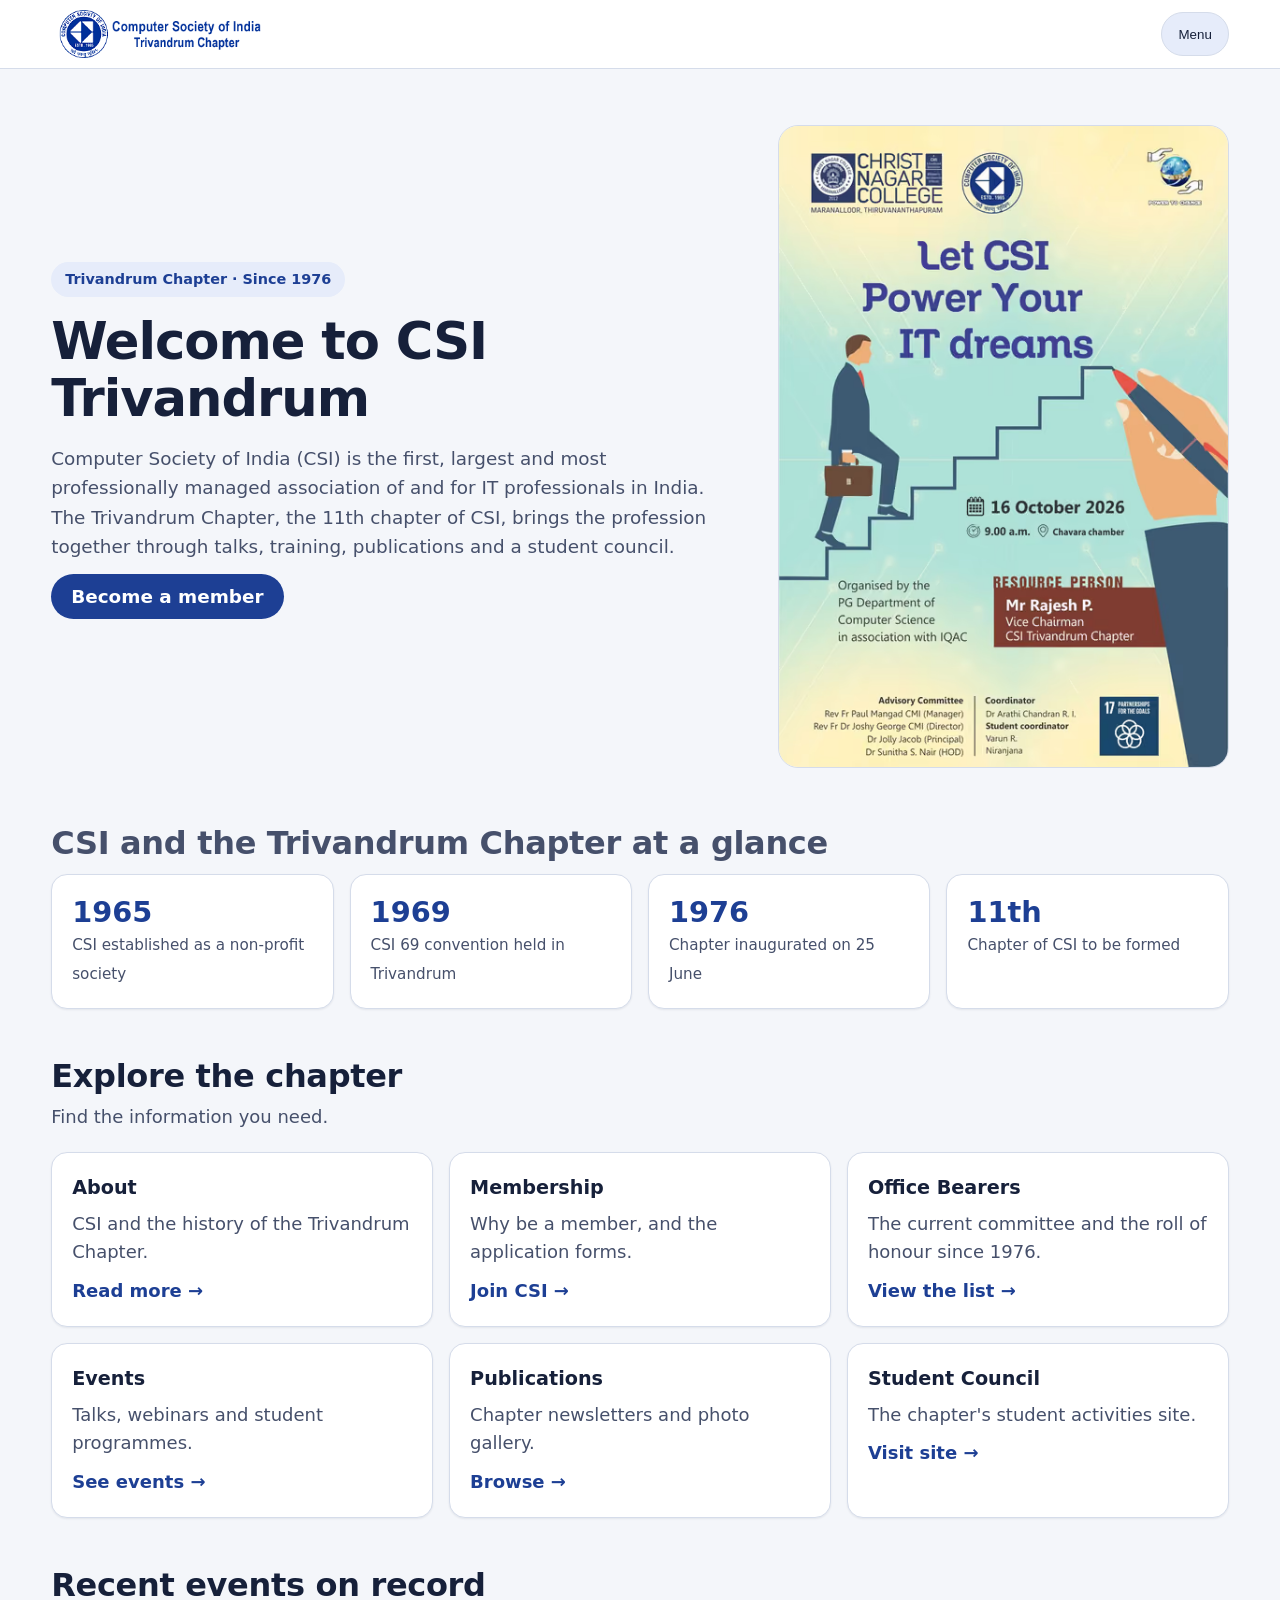
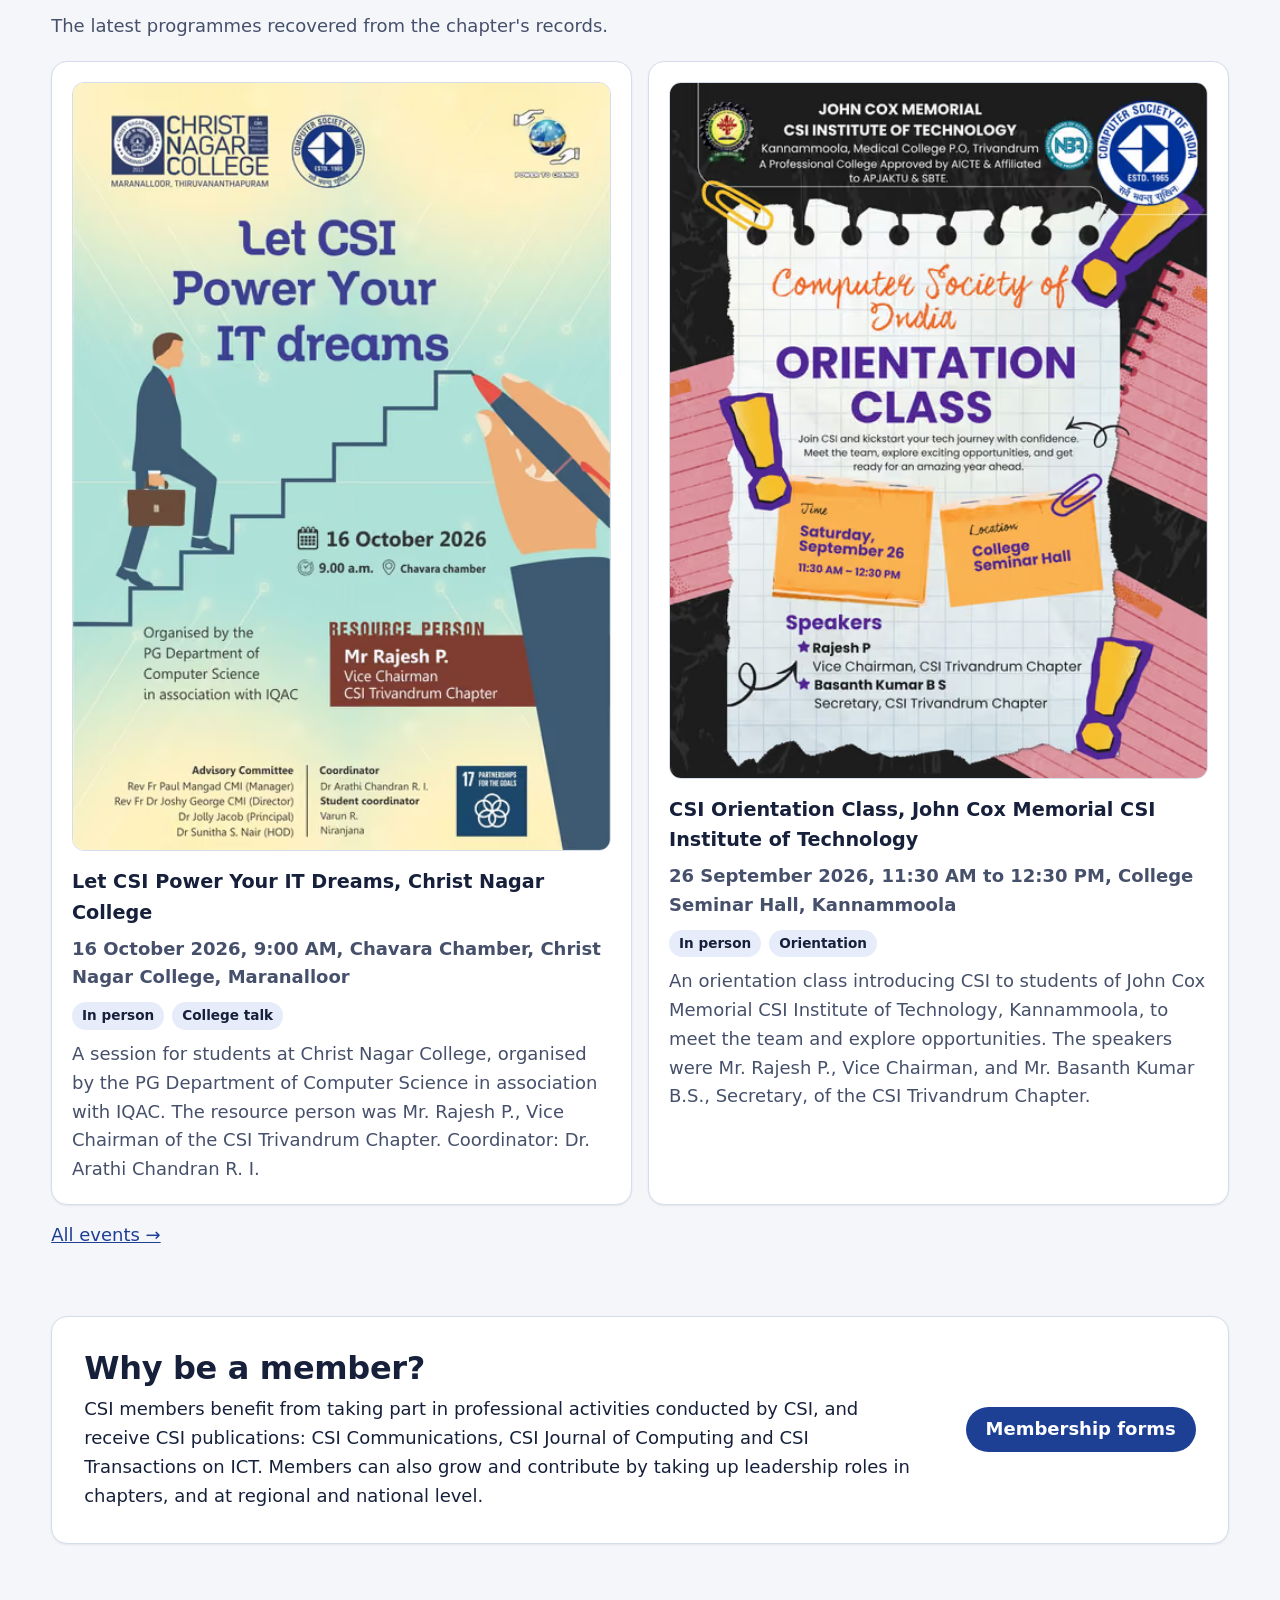
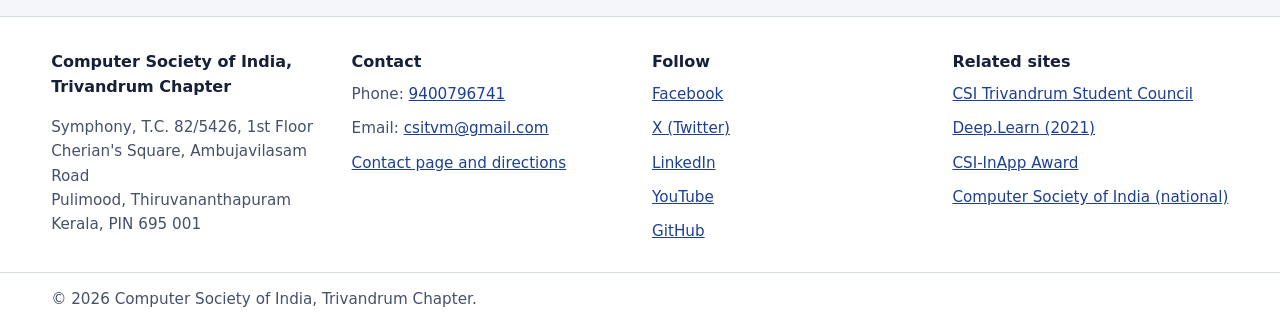
<file: index.html>
<!DOCTYPE html>
<html lang="en" data-theme="light">
<head>
<meta charset="utf-8">
<meta name="viewport" content="width=device-width, initial-scale=1">
<meta http-equiv="Content-Security-Policy" content="default-src 'none'; script-src 'self'; style-src 'self'; img-src 'self' data:; font-src 'self'; connect-src 'none'; object-src 'none'; base-uri 'self'; form-action 'none'">
<meta name="referrer" content="strict-origin-when-cross-origin">
<title>CSI Trivandrum Chapter · Computer Society of India</title>
<meta name="description" content="Computer Society of India, Trivandrum Chapter: the 11th chapter of CSI, bringing IT professionals and students together since 1976.">
<link rel="canonical" href="https://csitvm.in/">
<meta property="og:type" content="website">
<meta property="og:site_name" content="Computer Society of India, Trivandrum Chapter">
<meta property="og:title" content="CSI Trivandrum Chapter · Computer Society of India">
<meta property="og:description" content="Computer Society of India, Trivandrum Chapter: the 11th chapter of CSI, bringing IT professionals and students together since 1976.">
<meta property="og:url" content="https://csitvm.in/">
<meta property="og:image" content="https://csitvm.in/assets/img/csi-trivandrum-logo.png">
<link rel="icon" type="image/png" href="assets/img/favicon.png">
<script src="assets/js/theme-init.js"></script>
<link rel="stylesheet" href="assets/css/site.css">
<!-- Structured data for search engines (a data block, not executed, so the Content-Security-Policy does not apply).
     Keep in step with data/site.js. Add "sameAs" with the social profile URLs once they are confirmed. -->
<script type="application/ld+json">
{
  "@context": "https://schema.org",
  "@type": "Organization",
  "name": "Computer Society of India, Trivandrum Chapter",
  "alternateName": "CSI Trivandrum",
  "url": "https://csitvm.in/",
  "logo": "https://csitvm.in/assets/img/csi-trivandrum-logo.png",
  "foundingDate": "1976-06-25",
  "description": "The Trivandrum Chapter, the 11th chapter of the Computer Society of India, brings IT professionals and students together through talks, training, publications and a student council.",
  "parentOrganization": { "@type": "Organization", "name": "Computer Society of India", "url": "https://www.csi-india.org" },
  "address": {
    "@type": "PostalAddress",
    "streetAddress": "Symphony, T.C. 82/5426, 1st Floor, Cherian's Square, Ambujavilasam Road, Pulimood",
    "addressLocality": "Thiruvananthapuram",
    "addressRegion": "Kerala",
    "postalCode": "695001",
    "addressCountry": "IN"
  },
  "telephone": "+91-9400796741",
  "email": "csitvm@gmail.com"
}
</script>
</head>
<body>
<a class="skip" href="#main">Skip to content</a>
<div id="site-header"><noscript><nav aria-label="Main"><a href="index.html">Home</a> · <a href="about.html">About</a> · <a href="membership.html">Membership</a> · <a href="office-bearers.html">Office Bearers</a> · <a href="events.html">Events</a> · <a href="student-chapters.html">Student Chapters</a> · <a href="publications.html">Publications</a> · <a href="awards.html">Awards</a></nav></noscript></div>
<main id="main">
<div class="wrap hero">
  <div>
    <span class="chip">Trivandrum Chapter · Since 1976</span>
    <h1>Welcome to CSI Trivandrum</h1>
    <p>Computer Society of India (CSI) is the first, largest and most professionally managed association of and for IT professionals in India. The Trivandrum Chapter, the 11th chapter of CSI, brings the profession together through talks, training, publications and a student council.</p>
    <p><a class="btn" href="membership.html">Become a member</a></p>
  </div>
  <figure class="pic"><button type="button" class="zoom" data-zoom data-full="assets/img/christ-1-1042.webp" aria-label="Enlarge flyer: Let CSI Power Your IT Dreams, Christ Nagar College"><picture><source type="image/avif" srcset="assets/img/christ-1-480.avif 480w, assets/img/christ-1-800.avif 800w, assets/img/christ-1-1042.avif 1042w" sizes="(min-width: 860px) 36vw, 92vw"><source type="image/webp" srcset="assets/img/christ-1-480.webp 480w, assets/img/christ-1-800.webp 800w, assets/img/christ-1-1042.webp 1042w" sizes="(min-width: 860px) 36vw, 92vw"><img src="assets/img/christ-1-800.webp" alt="Flyer for the session 'Let CSI Power Your IT Dreams' at Christ Nagar College on 16 October 2026, with Mr. Rajesh P., Vice Chairman, CSI Trivandrum Chapter, as resource person." width="1042" height="1490" fetchpriority="high" decoding="async"></picture></button></figure>
</div>

<section class="wrap" aria-labelledby="h-facts">
  <h2 id="h-facts" class="lead mb-12">CSI and the Trivandrum Chapter at a glance</h2>
  <ul class="stats">
    <li><b>1965</b><span>CSI established as a non-profit society</span></li>
    <li><b>1969</b><span>CSI 69 convention held in Trivandrum</span></li>
    <li><b>1976</b><span>Chapter inaugurated on 25 June</span></li>
    <li><b>11th</b><span>Chapter of CSI to be formed</span></li>
  </ul>
</section>

<section class="wrap" aria-labelledby="h-explore">
  <h2 id="h-explore">Explore the chapter</h2>
  <p class="lead">Find the information you need.</p>
  <div class="grid">
    <a class="card link" href="about.html"><h3>About</h3><p>CSI and the history of the Trivandrum Chapter.</p><span class="go">Read more →</span></a>
    <a class="card link" href="membership.html"><h3>Membership</h3><p>Why be a member, and the application forms.</p><span class="go">Join CSI →</span></a>
    <a class="card link" href="office-bearers.html"><h3>Office Bearers</h3><p>The current committee and the roll of honour since 1976.</p><span class="go">View the list →</span></a>
    <a class="card link" href="events.html"><h3>Events</h3><p>Talks, webinars and student programmes.</p><span class="go">See events →</span></a>
    <a class="card link" href="publications.html"><h3>Publications</h3><p>Chapter newsletters and photo gallery.</p><span class="go">Browse →</span></a>
    <a class="card link" href="https://student.csitvm.in/" target="_blank" rel="noopener noreferrer"><h3>Student Council</h3><p>The chapter's student activities site.</p><span class="go">Visit site →</span></a>
  </div>
</section>

<section class="wrap" aria-labelledby="h-recent">
  <h2 id="h-recent">Recent events on record</h2>
  <p class="lead">The latest programmes recovered from the chapter's records.</p>
  <div data-render="events" data-limit="2"></div>
  <p class="mt-16"><a href="events.html">All events →</a></p>
</section>

<section class="wrap" aria-labelledby="h-member">
  <div class="card banner">
    <div>
      <h2 id="h-member">Why be a member?</h2>
      <p>CSI members benefit from taking part in professional activities conducted by CSI, and receive CSI publications: CSI Communications, CSI Journal of Computing and CSI Transactions on ICT. Members can also grow and contribute by taking up leadership roles in chapters, and at regional and national level.</p>
    </div>
    <a class="btn" href="membership.html">Membership forms</a>
  </div>
</section>
</main>
<div id="site-footer"></div>
<script src="data/site.js"></script>
<script src="data/content.js"></script>
<script src="assets/js/site.js"></script>
</body>
</html>
</file>
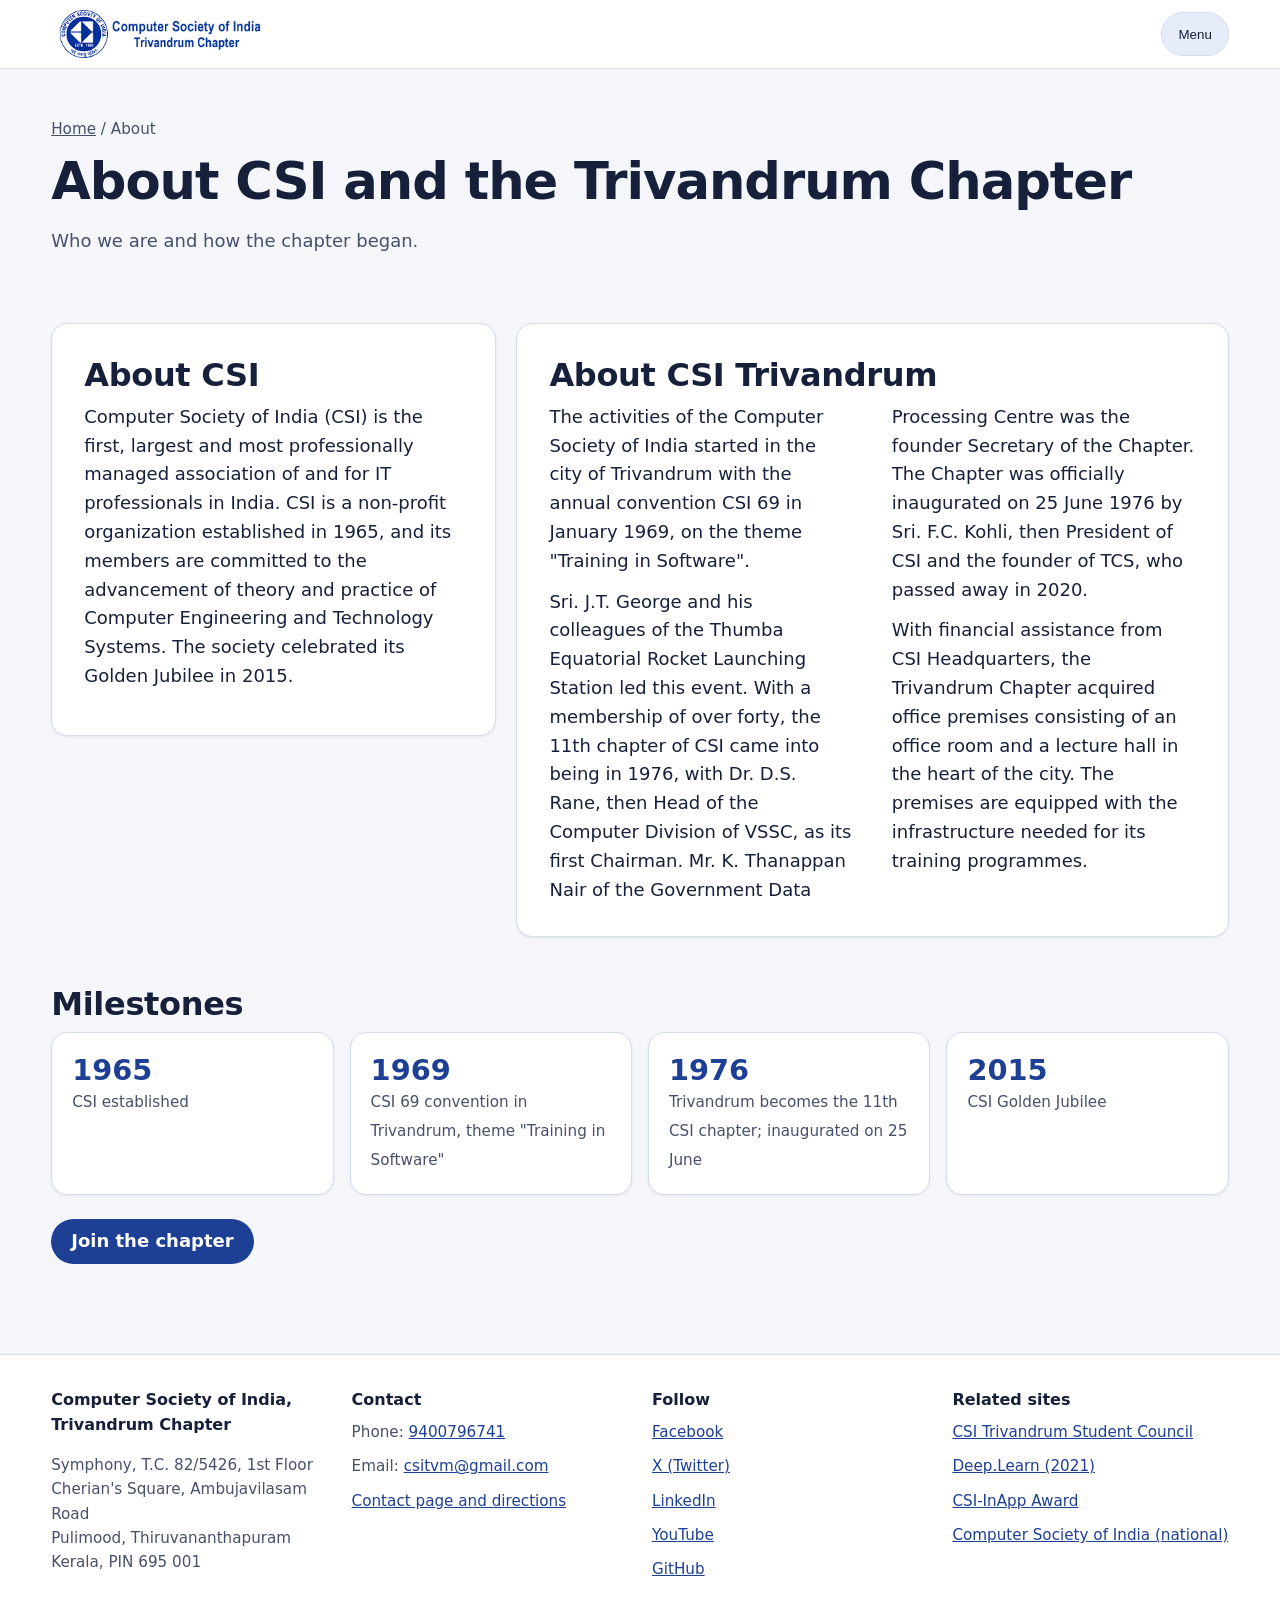
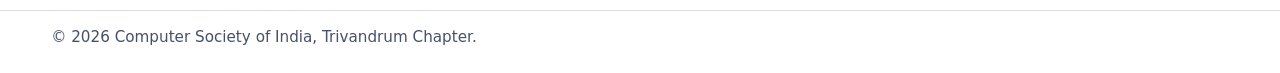
<file: about.html>
<!DOCTYPE html>
<html lang="en" data-theme="light">
<head>
<meta charset="utf-8">
<meta name="viewport" content="width=device-width, initial-scale=1">
<meta http-equiv="Content-Security-Policy" content="default-src 'none'; script-src 'self'; style-src 'self'; img-src 'self' data:; font-src 'self'; connect-src 'none'; object-src 'none'; base-uri 'self'; form-action 'none'">
<meta name="referrer" content="strict-origin-when-cross-origin">
<title>About · CSI Trivandrum Chapter</title>
<meta name="description" content="About the Computer Society of India and the history of its Trivandrum Chapter, the 11th chapter, inaugurated in 1976.">
<link rel="canonical" href="https://csitvm.in/about.html">
<meta property="og:type" content="website">
<meta property="og:site_name" content="Computer Society of India, Trivandrum Chapter">
<meta property="og:title" content="About · CSI Trivandrum Chapter">
<meta property="og:description" content="About the Computer Society of India and the history of its Trivandrum Chapter, the 11th chapter, inaugurated in 1976.">
<meta property="og:url" content="https://csitvm.in/about.html">
<meta property="og:image" content="https://csitvm.in/assets/img/csi-trivandrum-logo.png">
<link rel="icon" type="image/png" href="assets/img/favicon.png">
<script src="assets/js/theme-init.js"></script>
<link rel="stylesheet" href="assets/css/site.css">
</head>
<body>
<a class="skip" href="#main">Skip to content</a>
<div id="site-header"><noscript><nav aria-label="Main"><a href="index.html">Home</a> · <a href="about.html">About</a> · <a href="membership.html">Membership</a> · <a href="office-bearers.html">Office Bearers</a> · <a href="events.html">Events</a> · <a href="student-chapters.html">Student Chapters</a> · <a href="publications.html">Publications</a> · <a href="awards.html">Awards</a></nav></noscript></div>
<main id="main">
<div class="wrap page-head"><p class="crumbs"><a href="index.html">Home</a> / About</p><h1>About CSI and the Trivandrum Chapter</h1><p class="lead wide">Who we are and how the chapter began.</p></div>
<section class="wrap" aria-labelledby="h-csi">
  <div class="split">
    <div class="card">
      <h2 id="h-csi">About CSI</h2>
      <p>Computer Society of India (CSI) is the first, largest and most professionally managed association of and for IT professionals in India. CSI is a non-profit organization established in 1965, and its members are committed to the advancement of theory and practice of Computer Engineering and Technology Systems. The society celebrated its Golden Jubilee in 2015.</p>
    </div>
    <div class="card" aria-labelledby="h-tvm">
      <h2 id="h-tvm">About CSI Trivandrum</h2>
      <div class="flow">
        <p>The activities of the Computer Society of India started in the city of Trivandrum with the annual convention CSI 69 in January 1969, on the theme "Training in Software".</p>
        <p>Sri. J.T. George and his colleagues of the Thumba Equatorial Rocket Launching Station led this event. With a membership of over forty, the 11th chapter of CSI came into being in 1976, with Dr. D.S. Rane, then Head of the Computer Division of VSSC, as its first Chairman. Mr. K. Thanappan Nair of the Government Data Processing Centre was the founder Secretary of the Chapter. The Chapter was officially inaugurated on 25 June 1976 by Sri. F.C. Kohli, then President of CSI and the founder of TCS, who passed away in 2020.</p>
        <p>With financial assistance from CSI Headquarters, the Trivandrum Chapter acquired office premises consisting of an office room and a lecture hall in the heart of the city. The premises are equipped with the infrastructure needed for its training programmes.</p>
      </div>
    </div>
  </div>
</section>
<section class="wrap" aria-labelledby="h-time">
  <h2 id="h-time">Milestones</h2>
  <ul class="stats">
    <li><b>1965</b><span>CSI established</span></li>
    <li><b>1969</b><span>CSI 69 convention in Trivandrum, theme "Training in Software"</span></li>
    <li><b>1976</b><span>Trivandrum becomes the 11th CSI chapter; inaugurated on 25 June</span></li>
    <li><b>2015</b><span>CSI Golden Jubilee</span></li>
  </ul>
  <p class="mt-24"><a class="btn" href="membership.html">Join the chapter</a></p>
</section>
</main>
<div id="site-footer"></div>
<script src="data/site.js"></script>

<script src="assets/js/site.js"></script>
</body>
</html>
</file>
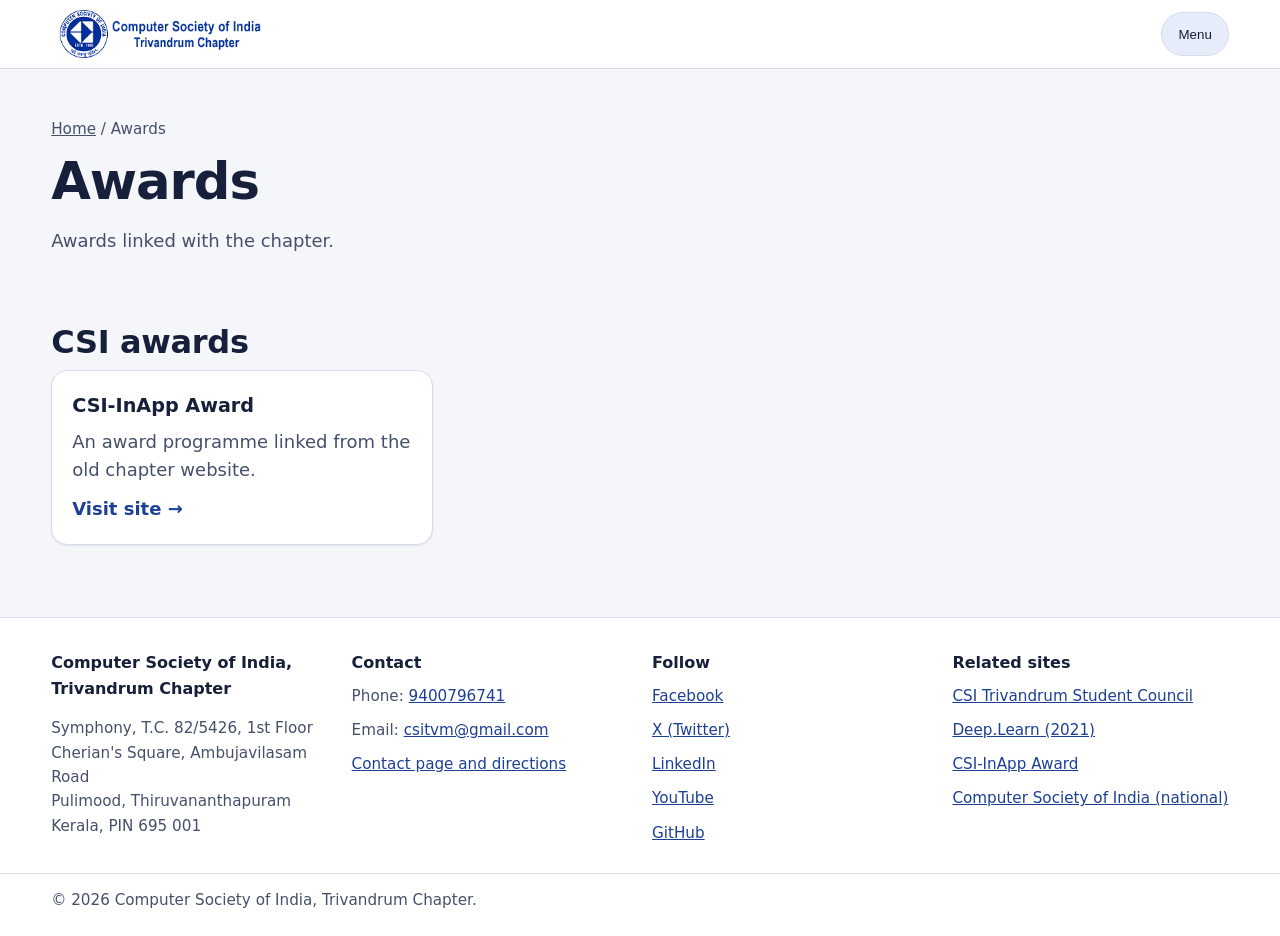
<file: awards.html>
<!DOCTYPE html>
<html lang="en" data-theme="light">
<head>
<meta charset="utf-8">
<meta name="viewport" content="width=device-width, initial-scale=1">
<meta http-equiv="Content-Security-Policy" content="default-src 'none'; script-src 'self'; style-src 'self'; img-src 'self' data:; font-src 'self'; connect-src 'none'; object-src 'none'; base-uri 'self'; form-action 'none'">
<meta name="referrer" content="strict-origin-when-cross-origin">
<title>Awards · CSI Trivandrum Chapter</title>
<meta name="description" content="Awards linked with the CSI Trivandrum Chapter, including the CSI-InApp Award.">
<link rel="canonical" href="https://csitvm.in/awards.html">
<meta property="og:type" content="website">
<meta property="og:site_name" content="Computer Society of India, Trivandrum Chapter">
<meta property="og:title" content="Awards · CSI Trivandrum Chapter">
<meta property="og:description" content="Awards linked with the CSI Trivandrum Chapter, including the CSI-InApp Award.">
<meta property="og:url" content="https://csitvm.in/awards.html">
<meta property="og:image" content="https://csitvm.in/assets/img/csi-trivandrum-logo.png">
<link rel="icon" type="image/png" href="assets/img/favicon.png">
<script src="assets/js/theme-init.js"></script>
<link rel="stylesheet" href="assets/css/site.css">
</head>
<body>
<a class="skip" href="#main">Skip to content</a>
<div id="site-header"><noscript><nav aria-label="Main"><a href="index.html">Home</a> · <a href="about.html">About</a> · <a href="membership.html">Membership</a> · <a href="office-bearers.html">Office Bearers</a> · <a href="events.html">Events</a> · <a href="student-chapters.html">Student Chapters</a> · <a href="publications.html">Publications</a> · <a href="awards.html">Awards</a></nav></noscript></div>
<main id="main">
<div class="wrap page-head"><p class="crumbs"><a href="index.html">Home</a> / Awards</p><h1>Awards</h1><p class="lead">Awards linked with the chapter.</p></div><section class="wrap" aria-labelledby="h-aw">
  <h2 id="h-aw">CSI awards</h2>
  <div data-render="awards"></div>
</section>
</main>
<div id="site-footer"></div>
<script src="data/site.js"></script>
<script src="data/content.js"></script>
<script src="assets/js/site.js"></script>
</body>
</html>
</file>
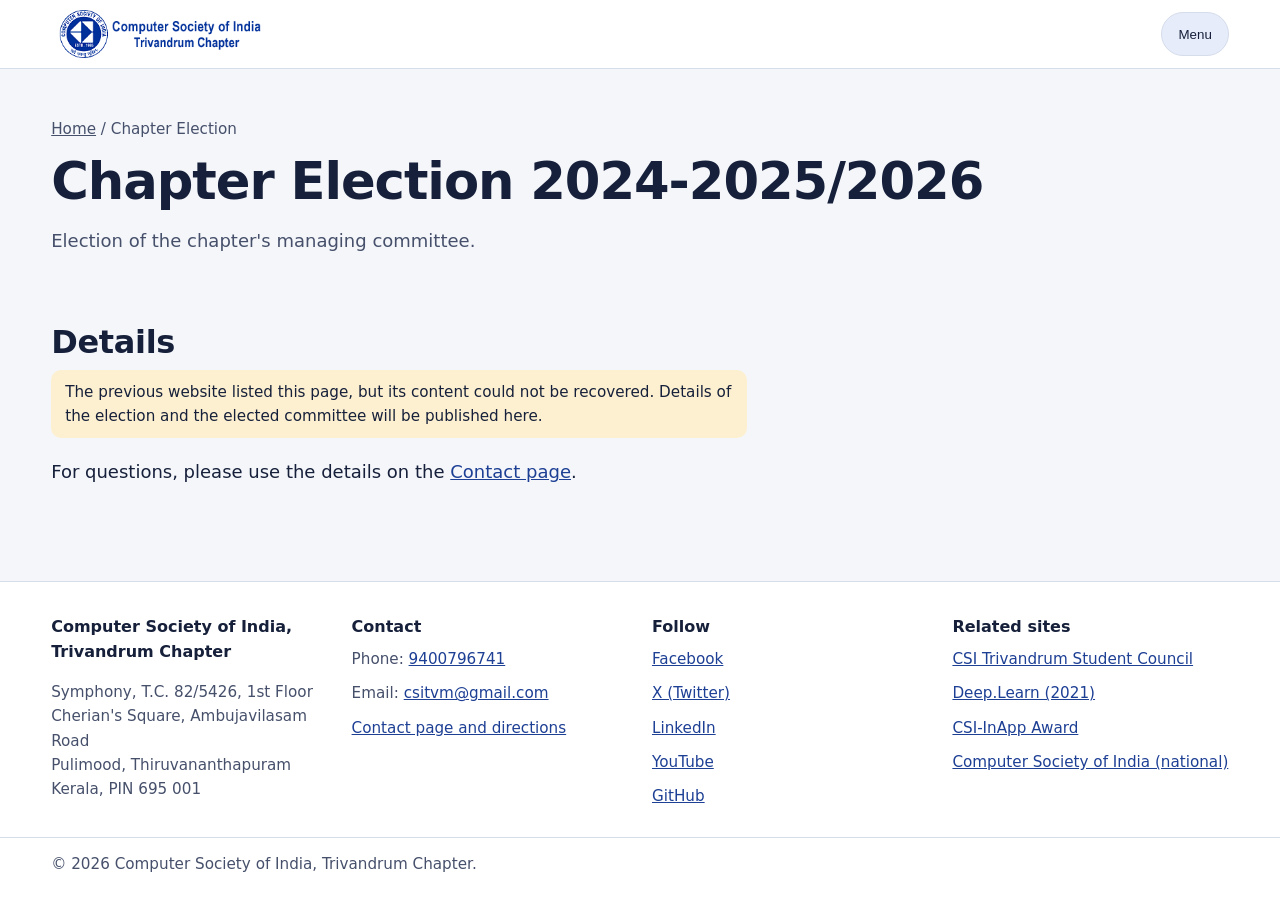
<file: chapter-election.html>
<!DOCTYPE html>
<html lang="en" data-theme="light">
<head>
<meta charset="utf-8">
<meta name="viewport" content="width=device-width, initial-scale=1">
<meta http-equiv="Content-Security-Policy" content="default-src 'none'; script-src 'self'; style-src 'self'; img-src 'self' data:; font-src 'self'; connect-src 'none'; object-src 'none'; base-uri 'self'; form-action 'none'">
<meta name="referrer" content="strict-origin-when-cross-origin">
<title>Chapter Election 2024-2025/2026 · CSI Trivandrum Chapter</title>
<meta name="description" content="Chapter election 2024-2025/2026 of the CSI Trivandrum Chapter.">
<link rel="canonical" href="https://csitvm.in/chapter-election.html">
<meta property="og:type" content="website">
<meta property="og:site_name" content="Computer Society of India, Trivandrum Chapter">
<meta property="og:title" content="Chapter Election 2024-2025/2026 · CSI Trivandrum Chapter">
<meta property="og:description" content="Chapter election 2024-2025/2026 of the CSI Trivandrum Chapter.">
<meta property="og:url" content="https://csitvm.in/chapter-election.html">
<meta property="og:image" content="https://csitvm.in/assets/img/csi-trivandrum-logo.png">
<link rel="icon" type="image/png" href="assets/img/favicon.png">
<script src="assets/js/theme-init.js"></script>
<link rel="stylesheet" href="assets/css/site.css">
</head>
<body>
<a class="skip" href="#main">Skip to content</a>
<div id="site-header"><noscript><nav aria-label="Main"><a href="index.html">Home</a> · <a href="about.html">About</a> · <a href="membership.html">Membership</a> · <a href="office-bearers.html">Office Bearers</a> · <a href="events.html">Events</a> · <a href="student-chapters.html">Student Chapters</a> · <a href="publications.html">Publications</a> · <a href="awards.html">Awards</a></nav></noscript></div>
<main id="main">
<div class="wrap page-head"><p class="crumbs"><a href="index.html">Home</a> / Chapter Election</p><h1>Chapter Election 2024-2025/2026</h1><p class="lead">Election of the chapter's managing committee.</p></div><section class="wrap" aria-labelledby="h-ce">
  <h2 id="h-ce">Details</h2>
  <p class="note">The previous website listed this page, but its content could not be recovered. Details of the election and the elected committee will be published here.</p>
  <p class="prose">For questions, please use the details on the <a href="contact.html">Contact page</a>.</p>
</section>
</main>
<div id="site-footer"></div>
<script src="data/site.js"></script>

<script src="assets/js/site.js"></script>
</body>
</html>
</file>
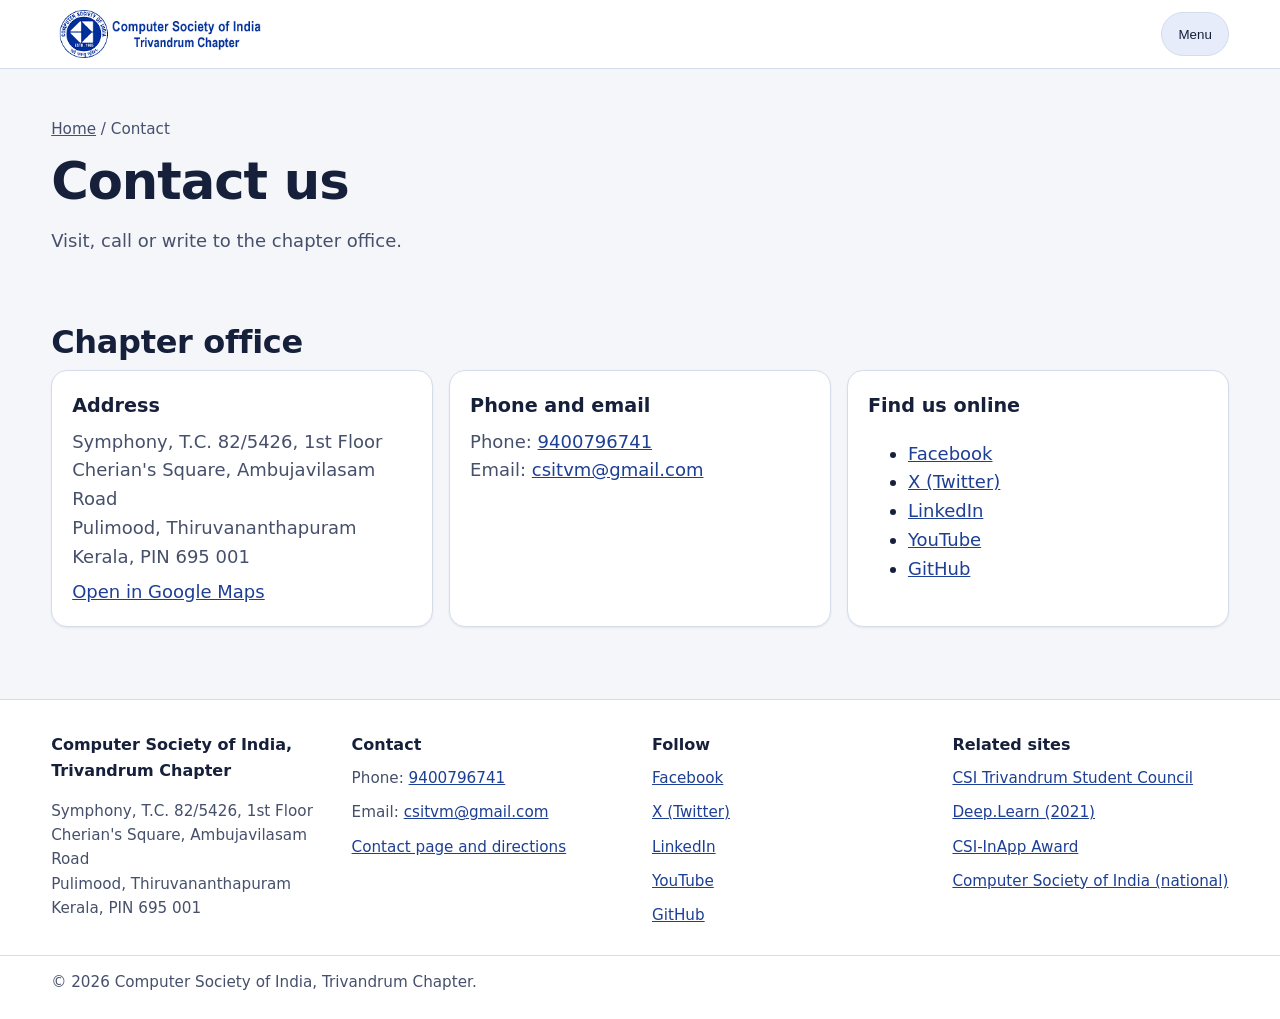
<file: contact.html>
<!DOCTYPE html>
<html lang="en" data-theme="light">
<head>
<meta charset="utf-8">
<meta name="viewport" content="width=device-width, initial-scale=1">
<meta http-equiv="Content-Security-Policy" content="default-src 'none'; script-src 'self'; style-src 'self'; img-src 'self' data:; font-src 'self'; connect-src 'none'; object-src 'none'; base-uri 'self'; form-action 'none'">
<meta name="referrer" content="strict-origin-when-cross-origin">
<title>Contact · CSI Trivandrum Chapter</title>
<meta name="description" content="Address, phone and email of the CSI Trivandrum Chapter office in Pulimood, Thiruvananthapuram.">
<link rel="canonical" href="https://csitvm.in/contact.html">
<meta property="og:type" content="website">
<meta property="og:site_name" content="Computer Society of India, Trivandrum Chapter">
<meta property="og:title" content="Contact · CSI Trivandrum Chapter">
<meta property="og:description" content="Address, phone and email of the CSI Trivandrum Chapter office in Pulimood, Thiruvananthapuram.">
<meta property="og:url" content="https://csitvm.in/contact.html">
<meta property="og:image" content="https://csitvm.in/assets/img/csi-trivandrum-logo.png">
<link rel="icon" type="image/png" href="assets/img/favicon.png">
<script src="assets/js/theme-init.js"></script>
<link rel="stylesheet" href="assets/css/site.css">
</head>
<body>
<a class="skip" href="#main">Skip to content</a>
<div id="site-header"><noscript><nav aria-label="Main"><a href="index.html">Home</a> · <a href="about.html">About</a> · <a href="membership.html">Membership</a> · <a href="office-bearers.html">Office Bearers</a> · <a href="events.html">Events</a> · <a href="student-chapters.html">Student Chapters</a> · <a href="publications.html">Publications</a> · <a href="awards.html">Awards</a></nav></noscript></div>
<main id="main">
<div class="wrap page-head"><p class="crumbs"><a href="index.html">Home</a> / Contact</p><h1>Contact us</h1><p class="lead">Visit, call or write to the chapter office.</p></div><section class="wrap" aria-labelledby="h-ct">
  <h2 id="h-ct">Chapter office</h2>
  <div class="grid" data-render="contact"></div>
</section>
</main>
<div id="site-footer"></div>
<script src="data/site.js"></script>
<script src="data/content.js"></script>
<script src="assets/js/site.js"></script>
</body>
</html>
</file>
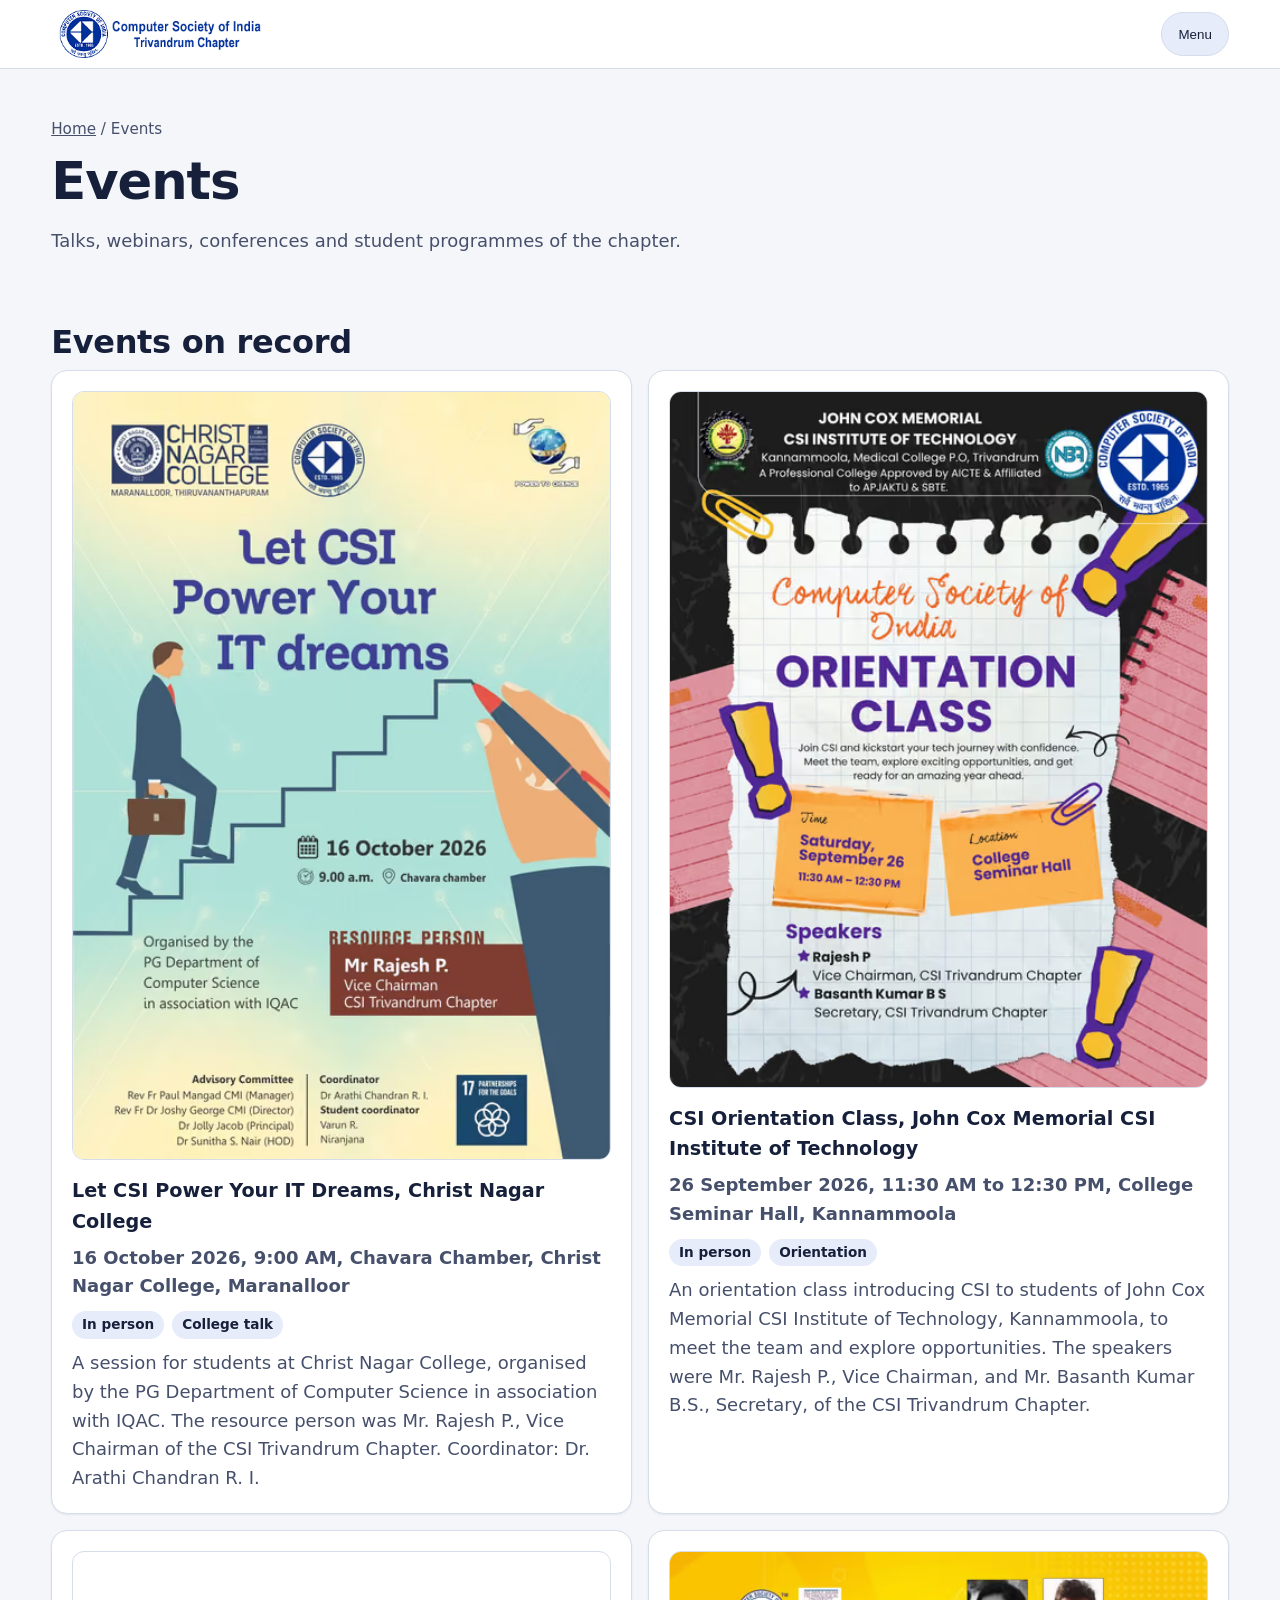
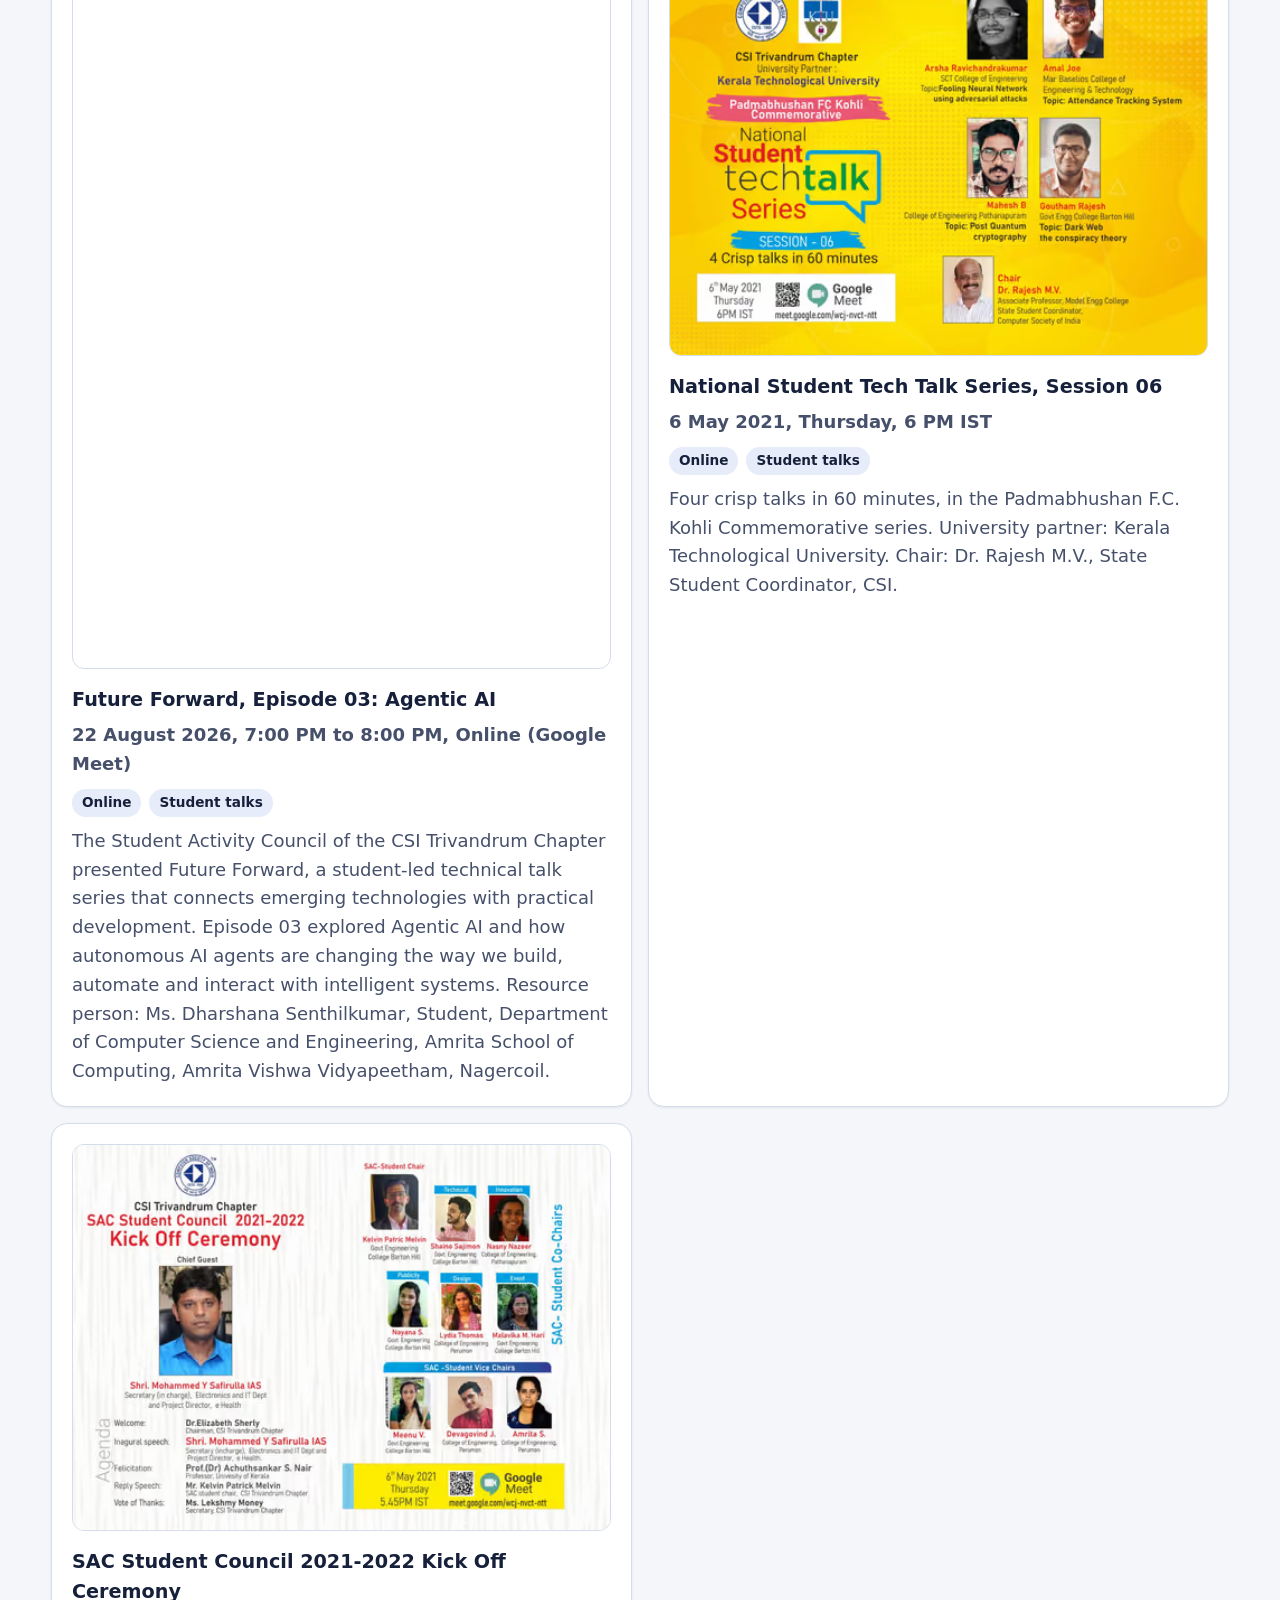
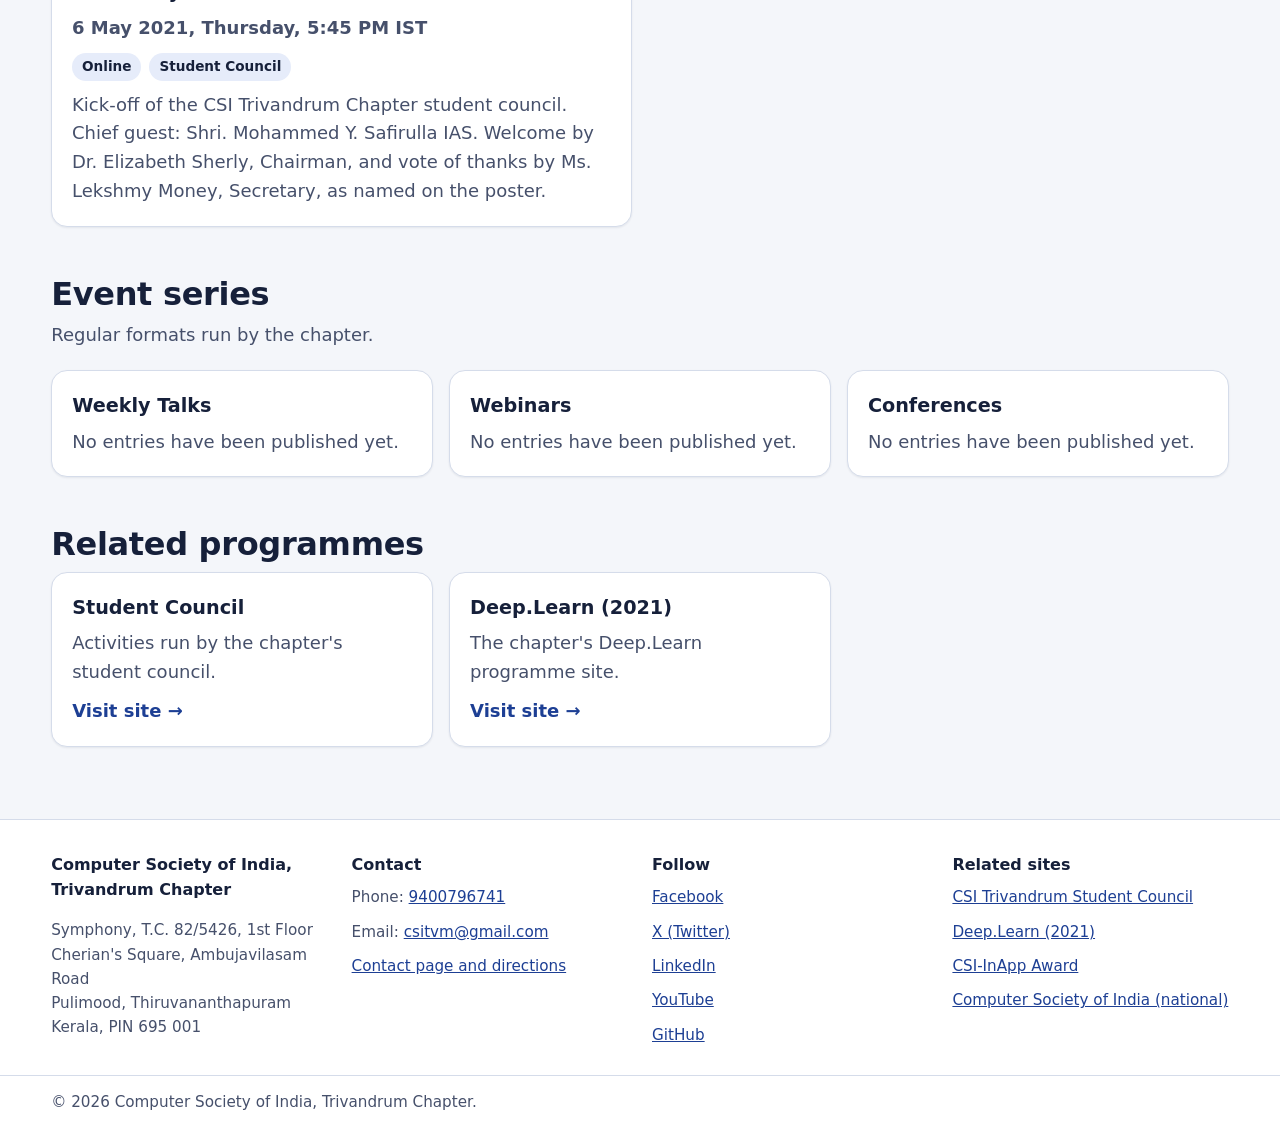
<file: events.html>
<!DOCTYPE html>
<html lang="en" data-theme="light">
<head>
<meta charset="utf-8">
<meta name="viewport" content="width=device-width, initial-scale=1">
<meta http-equiv="Content-Security-Policy" content="default-src 'none'; script-src 'self'; style-src 'self'; img-src 'self' data:; font-src 'self'; connect-src 'none'; object-src 'none'; base-uri 'self'; form-action 'none'">
<meta name="referrer" content="strict-origin-when-cross-origin">
<title>Events · CSI Trivandrum Chapter</title>
<meta name="description" content="Events of the CSI Trivandrum Chapter: student tech talks, student council programmes, webinars and conferences.">
<link rel="canonical" href="https://csitvm.in/events.html">
<meta property="og:type" content="website">
<meta property="og:site_name" content="Computer Society of India, Trivandrum Chapter">
<meta property="og:title" content="Events · CSI Trivandrum Chapter">
<meta property="og:description" content="Events of the CSI Trivandrum Chapter: student tech talks, student council programmes, webinars and conferences.">
<meta property="og:url" content="https://csitvm.in/events.html">
<meta property="og:image" content="https://csitvm.in/assets/img/csi-trivandrum-logo.png">
<link rel="icon" type="image/png" href="assets/img/favicon.png">
<script src="assets/js/theme-init.js"></script>
<link rel="stylesheet" href="assets/css/site.css">
</head>
<body>
<a class="skip" href="#main">Skip to content</a>
<div id="site-header"><noscript><nav aria-label="Main"><a href="index.html">Home</a> · <a href="about.html">About</a> · <a href="membership.html">Membership</a> · <a href="office-bearers.html">Office Bearers</a> · <a href="events.html">Events</a> · <a href="student-chapters.html">Student Chapters</a> · <a href="publications.html">Publications</a> · <a href="awards.html">Awards</a></nav></noscript></div>
<main id="main">
<div class="wrap page-head"><p class="crumbs"><a href="index.html">Home</a> / Events</p><h1>Events</h1><p class="lead">Talks, webinars, conferences and student programmes of the chapter.</p></div><section class="wrap" aria-labelledby="h-past">
  <h2 id="h-past">Events on record</h2>
  <div data-render="events"></div>
</section>
<section class="wrap" aria-labelledby="h-series">
  <h2 id="h-series">Event series</h2>
  <p class="lead">Regular formats run by the chapter.</p>
  <div data-render="event-series"></div>
</section>
<section class="wrap" aria-labelledby="h-more">
  <h2 id="h-more">Related programmes</h2>
  <div class="grid">
    <a class="card link" href="https://student.csitvm.in/" target="_blank" rel="noopener noreferrer"><h3>Student Council</h3><p>Activities run by the chapter's student council.</p><span class="go">Visit site →</span></a>
    <a class="card link" href="https://deeplearning.csitvm.in/" target="_blank" rel="noopener noreferrer"><h3>Deep.Learn (2021)</h3><p>The chapter's Deep.Learn programme site.</p><span class="go">Visit site →</span></a>
  </div>
</section>
</main>
<div id="site-footer"></div>
<script src="data/site.js"></script>
<script src="data/content.js"></script>
<script src="assets/js/site.js"></script>
</body>
</html>
</file>
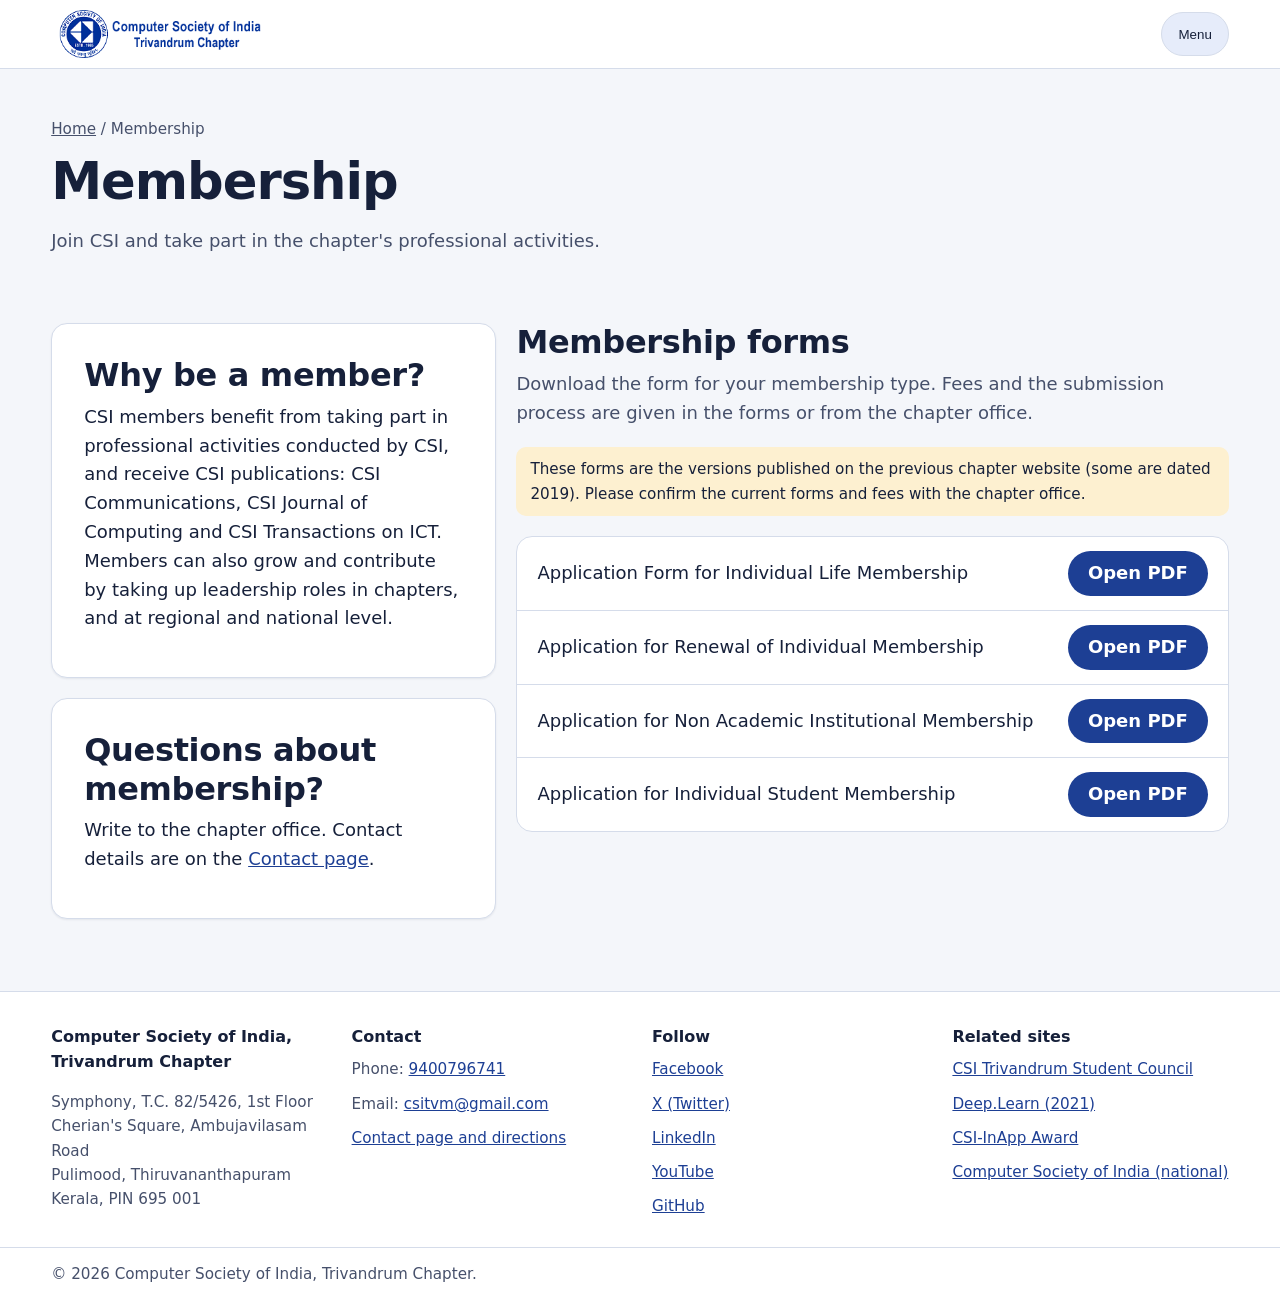
<file: membership.html>
<!DOCTYPE html>
<html lang="en" data-theme="light">
<head>
<meta charset="utf-8">
<meta name="viewport" content="width=device-width, initial-scale=1">
<meta http-equiv="Content-Security-Policy" content="default-src 'none'; script-src 'self'; style-src 'self'; img-src 'self' data:; font-src 'self'; connect-src 'none'; object-src 'none'; base-uri 'self'; form-action 'none'">
<meta name="referrer" content="strict-origin-when-cross-origin">
<title>Membership · CSI Trivandrum Chapter</title>
<meta name="description" content="Why join the Computer Society of India, and the application forms for individual, student and institutional membership.">
<link rel="canonical" href="https://csitvm.in/membership.html">
<meta property="og:type" content="website">
<meta property="og:site_name" content="Computer Society of India, Trivandrum Chapter">
<meta property="og:title" content="Membership · CSI Trivandrum Chapter">
<meta property="og:description" content="Why join the Computer Society of India, and the application forms for individual, student and institutional membership.">
<meta property="og:url" content="https://csitvm.in/membership.html">
<meta property="og:image" content="https://csitvm.in/assets/img/csi-trivandrum-logo.png">
<link rel="icon" type="image/png" href="assets/img/favicon.png">
<script src="assets/js/theme-init.js"></script>
<link rel="stylesheet" href="assets/css/site.css">
</head>
<body>
<a class="skip" href="#main">Skip to content</a>
<div id="site-header"><noscript><nav aria-label="Main"><a href="index.html">Home</a> · <a href="about.html">About</a> · <a href="membership.html">Membership</a> · <a href="office-bearers.html">Office Bearers</a> · <a href="events.html">Events</a> · <a href="student-chapters.html">Student Chapters</a> · <a href="publications.html">Publications</a> · <a href="awards.html">Awards</a></nav></noscript></div>
<main id="main">
<div class="wrap page-head"><p class="crumbs"><a href="index.html">Home</a> / Membership</p><h1>Membership</h1><p class="lead wide">Join CSI and take part in the chapter's professional activities.</p></div>
<section class="wrap" aria-labelledby="h-why">
  <div class="split">
    <div class="stack">
      <div class="card">
        <h2 id="h-why">Why be a member?</h2>
        <p>CSI members benefit from taking part in professional activities conducted by CSI, and receive CSI publications: CSI Communications, CSI Journal of Computing and CSI Transactions on ICT. Members can also grow and contribute by taking up leadership roles in chapters, and at regional and national level.</p>
      </div>
      <div class="card">
        <h2 id="h-ask">Questions about membership?</h2>
        <p>Write to the chapter office. Contact details are on the <a href="contact.html">Contact page</a>.</p>
      </div>
    </div>
    <div aria-labelledby="h-forms" role="region">
      <h2 id="h-forms">Membership forms</h2>
      <p class="lead wide">Download the form for your membership type. Fees and the submission process are given in the forms or from the chapter office.</p>
      <p class="note wide">These forms are the versions published on the previous chapter website (some are dated 2019). Please confirm the current forms and fees with the chapter office.</p>
      <div data-render="forms"></div>
    </div>
  </div>
</section>
</main>
<div id="site-footer"></div>
<script src="data/site.js"></script>
<script src="data/content.js"></script>
<script src="assets/js/site.js"></script>
</body>
</html>
</file>
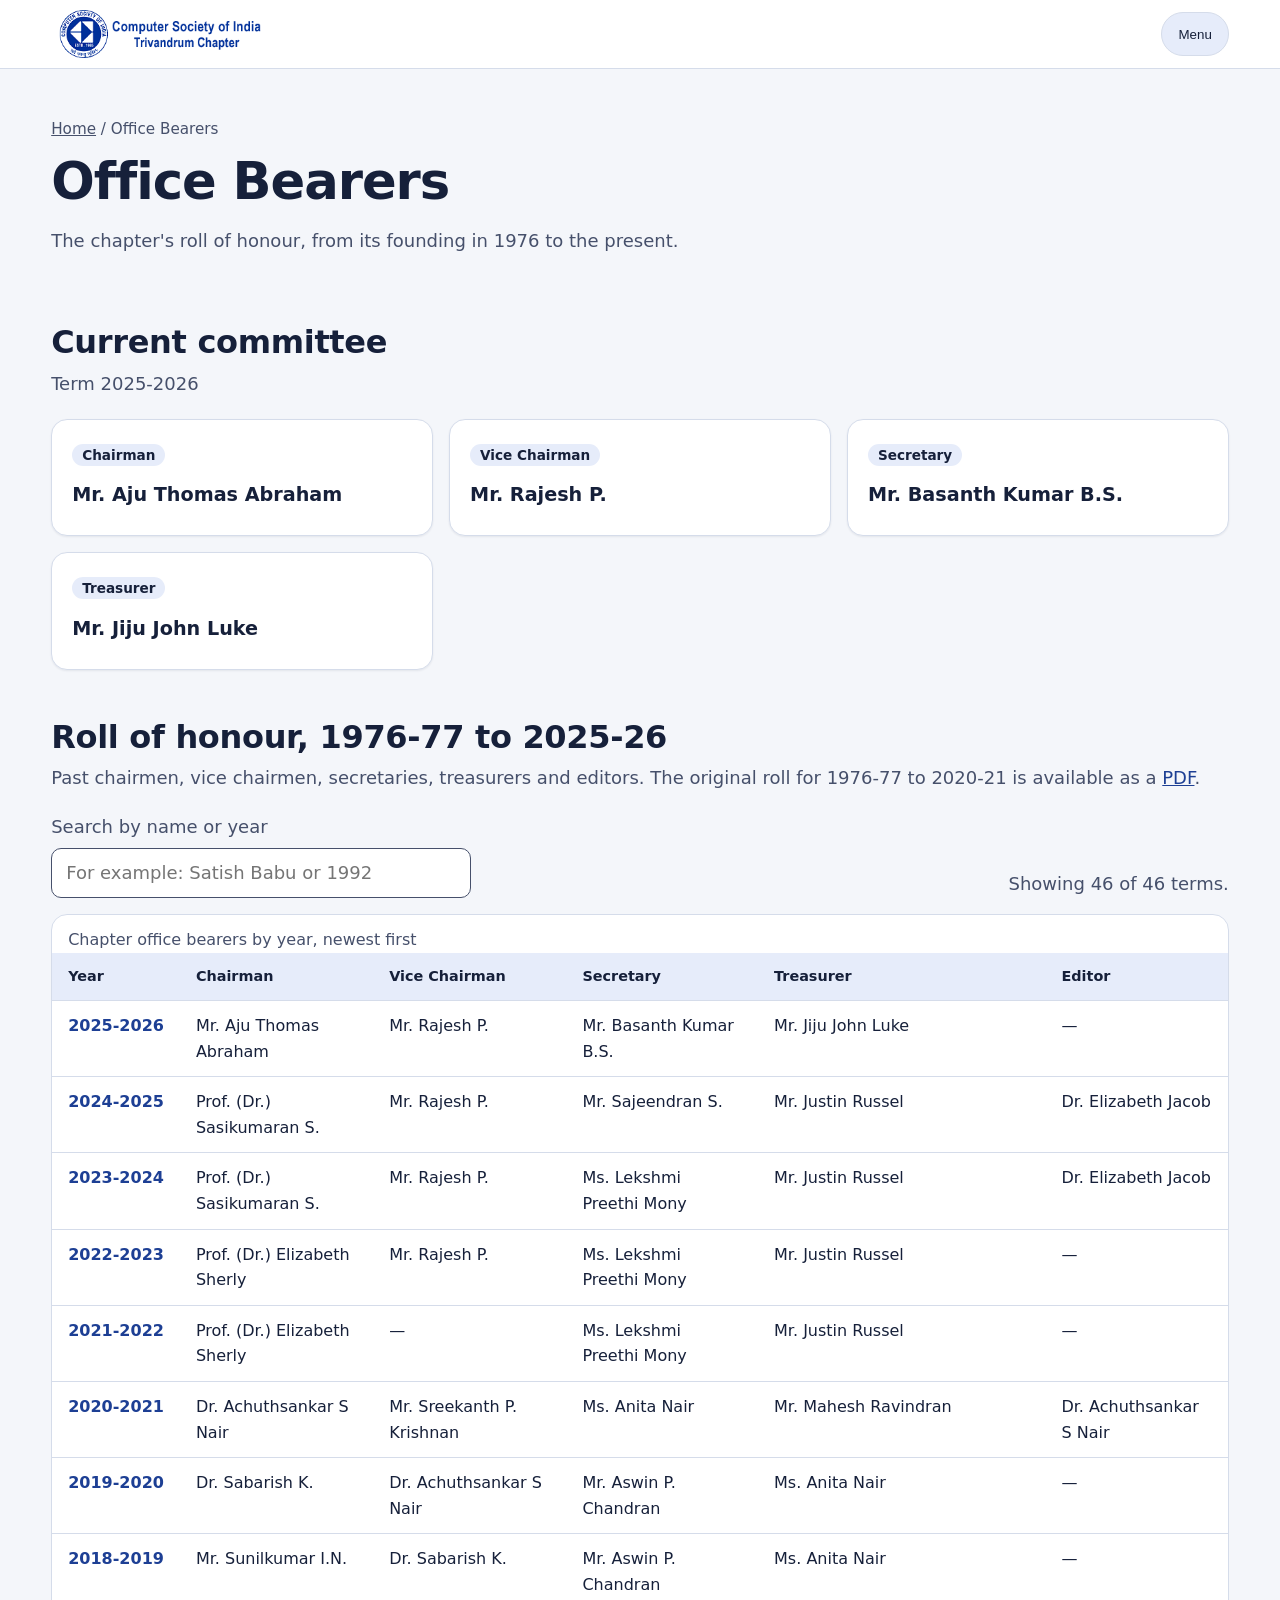
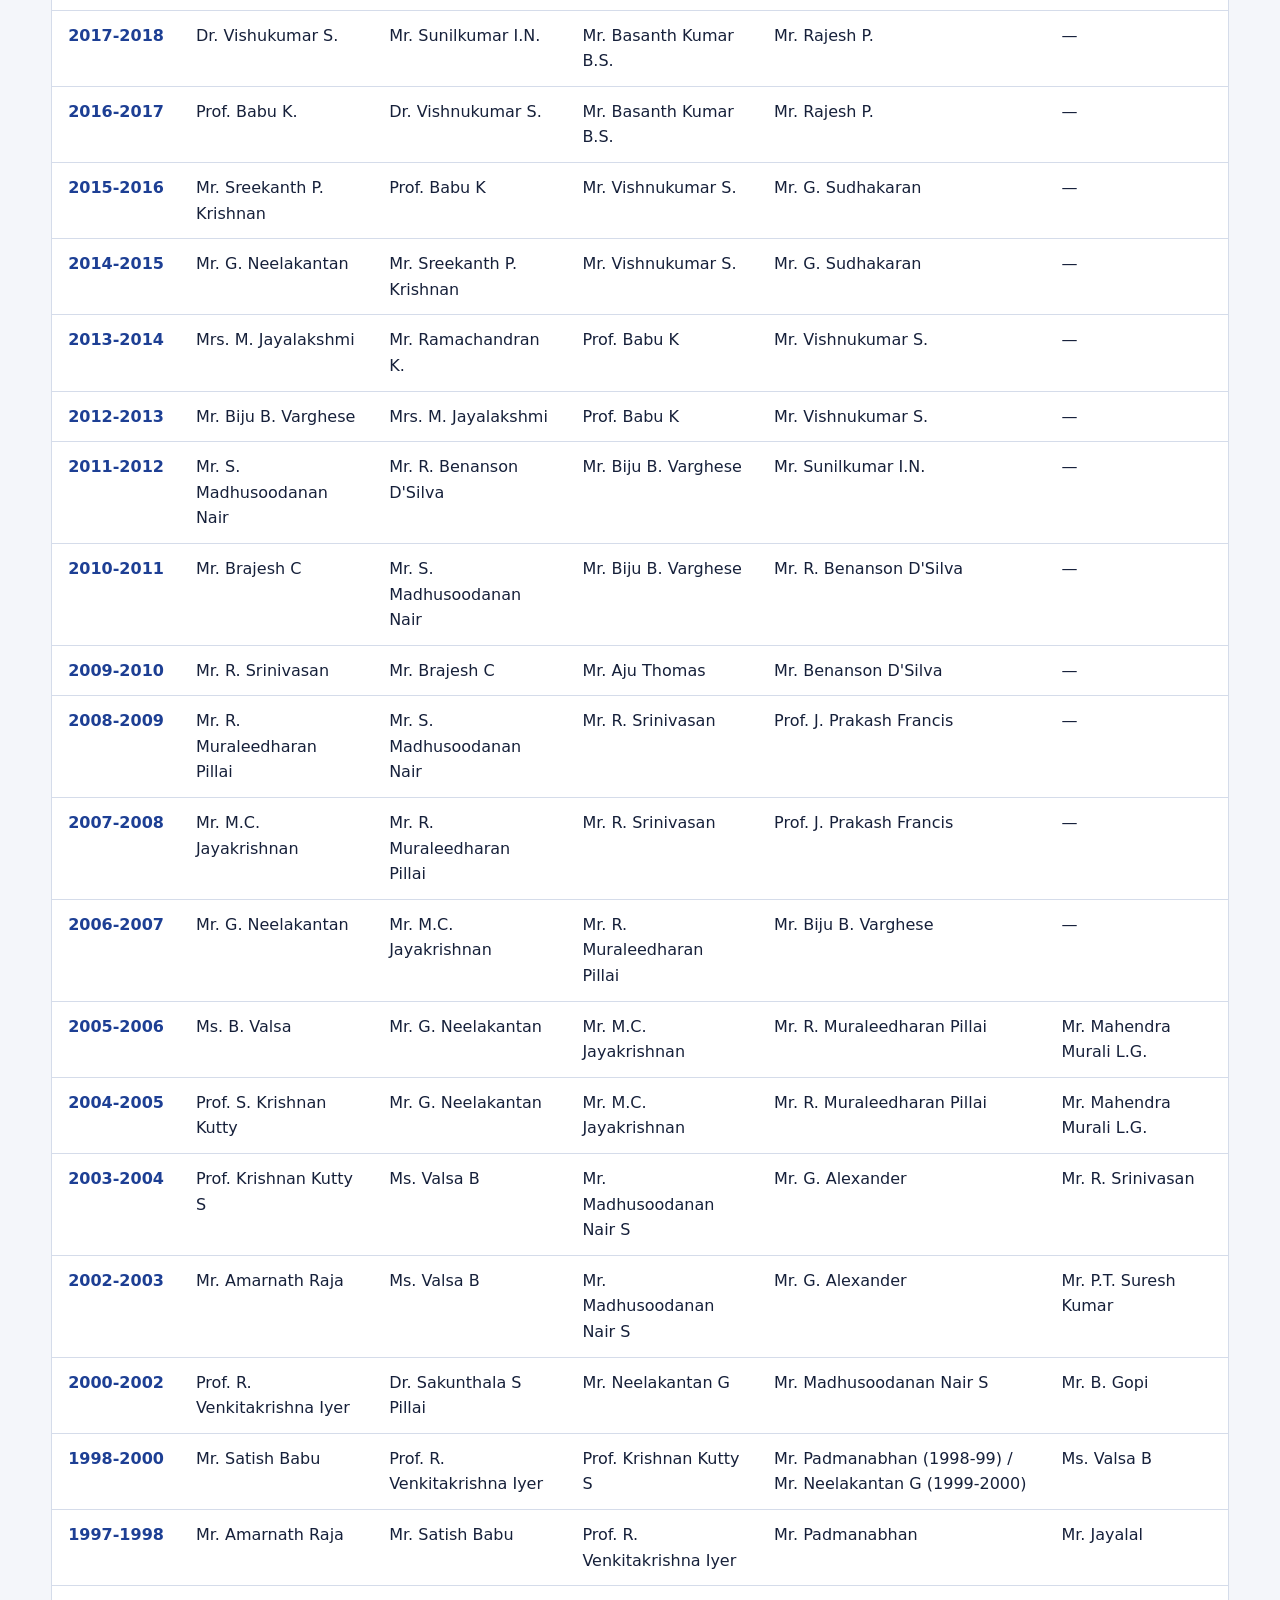
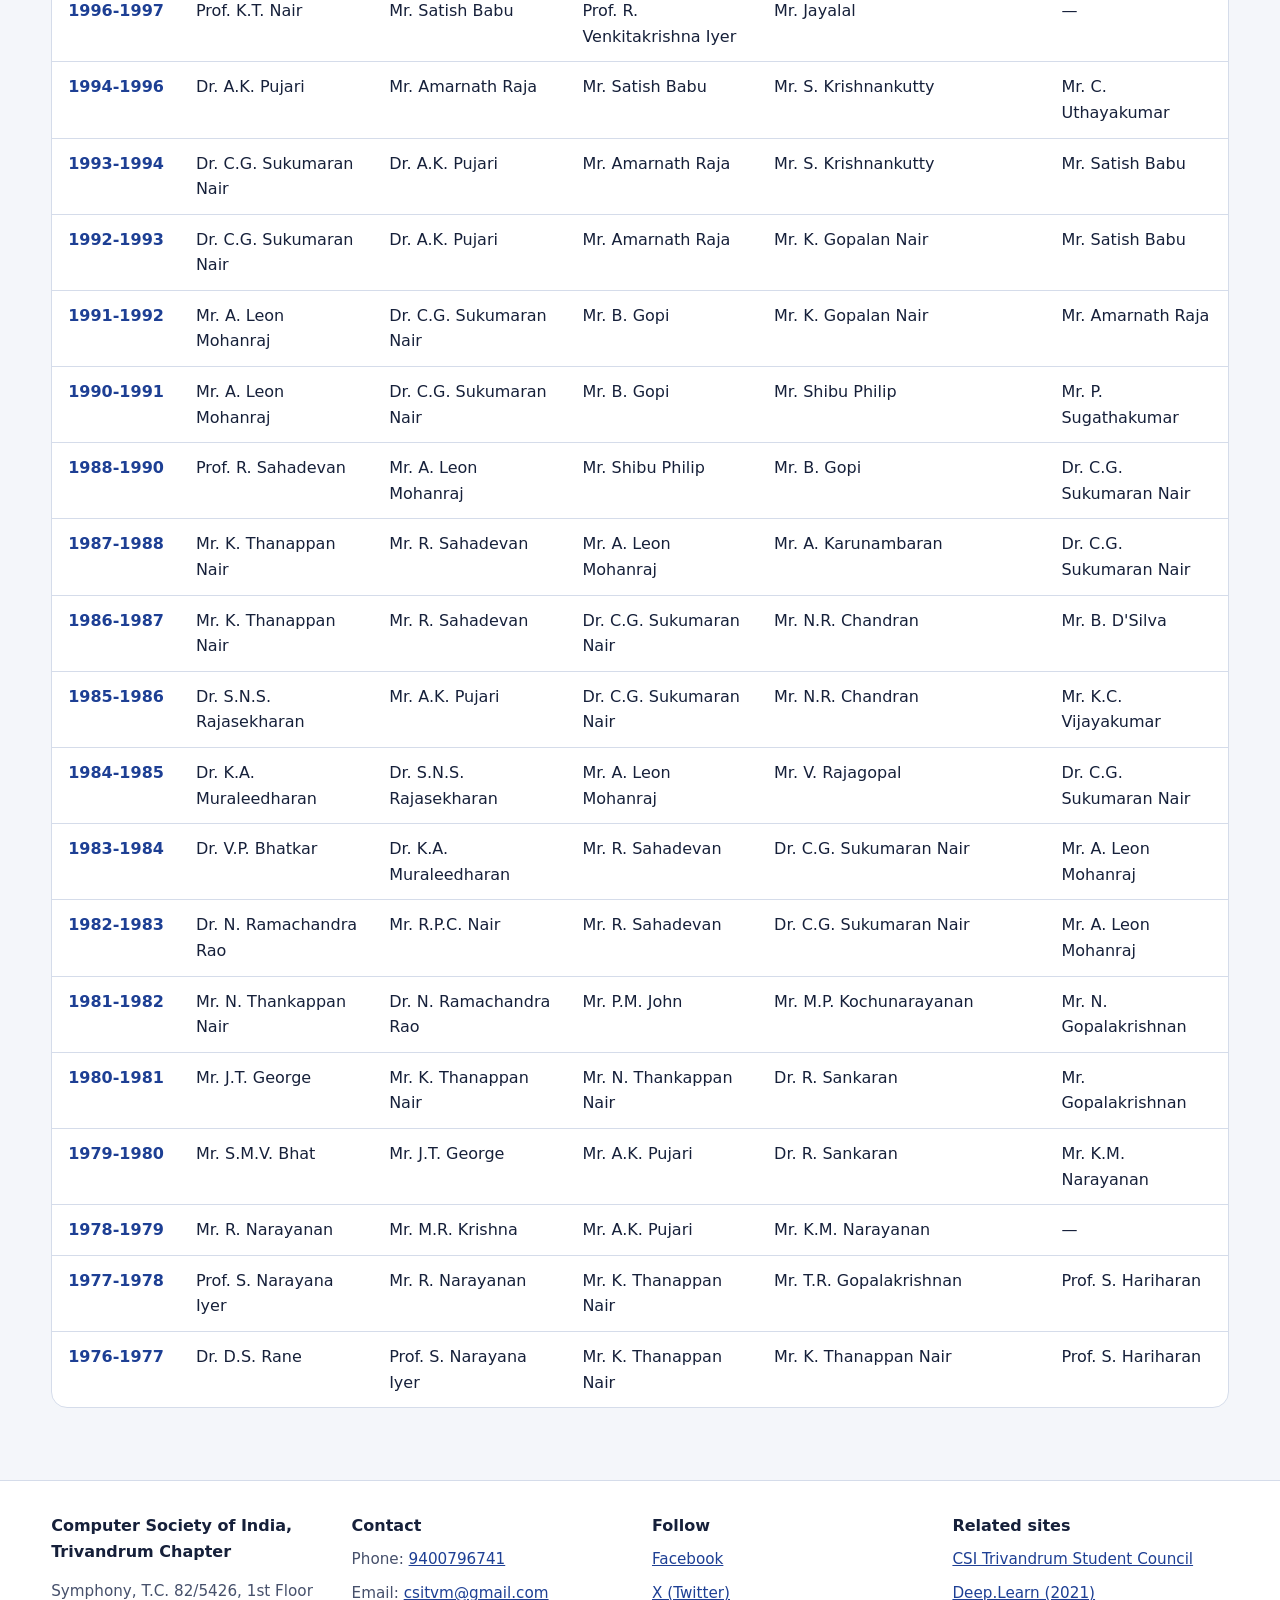
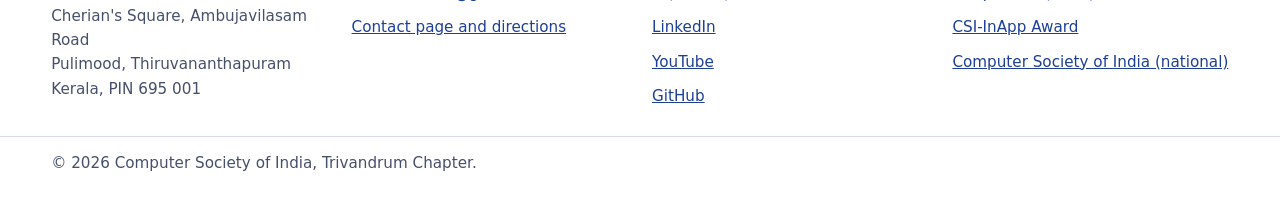
<file: office-bearers.html>
<!DOCTYPE html>
<html lang="en" data-theme="light">
<head>
<meta charset="utf-8">
<meta name="viewport" content="width=device-width, initial-scale=1">
<meta http-equiv="Content-Security-Policy" content="default-src 'none'; script-src 'self'; style-src 'self'; img-src 'self' data:; font-src 'self'; connect-src 'none'; object-src 'none'; base-uri 'self'; form-action 'none'">
<meta name="referrer" content="strict-origin-when-cross-origin">
<title>Office Bearers · CSI Trivandrum Chapter</title>
<meta name="description" content="Roll of honour of the CSI Trivandrum Chapter: chairmen, vice chairmen, secretaries, treasurers and editors from 1976.">
<link rel="canonical" href="https://csitvm.in/office-bearers.html">
<meta property="og:type" content="website">
<meta property="og:site_name" content="Computer Society of India, Trivandrum Chapter">
<meta property="og:title" content="Office Bearers · CSI Trivandrum Chapter">
<meta property="og:description" content="Roll of honour of the CSI Trivandrum Chapter: chairmen, vice chairmen, secretaries, treasurers and editors from 1976.">
<meta property="og:url" content="https://csitvm.in/office-bearers.html">
<meta property="og:image" content="https://csitvm.in/assets/img/csi-trivandrum-logo.png">
<link rel="icon" type="image/png" href="assets/img/favicon.png">
<script src="assets/js/theme-init.js"></script>
<link rel="stylesheet" href="assets/css/site.css">
</head>
<body>
<a class="skip" href="#main">Skip to content</a>
<div id="site-header"><noscript><nav aria-label="Main"><a href="index.html">Home</a> · <a href="about.html">About</a> · <a href="membership.html">Membership</a> · <a href="office-bearers.html">Office Bearers</a> · <a href="events.html">Events</a> · <a href="student-chapters.html">Student Chapters</a> · <a href="publications.html">Publications</a> · <a href="awards.html">Awards</a></nav></noscript></div>
<main id="main">
<div class="wrap page-head"><p class="crumbs"><a href="index.html">Home</a> / Office Bearers</p><h1>Office Bearers</h1><p class="lead">The chapter's roll of honour, from its founding in 1976 to the present.</p></div><section class="wrap" aria-labelledby="h-cur">
  <h2 id="h-cur">Current committee</h2>
  <div data-render="current-committee"></div>
</section>
<section class="wrap" aria-labelledby="h-roll">
  <h2 id="h-roll">Roll of honour, 1976-77 to 2025-26</h2>
  <p class="lead wide">Past chairmen, vice chairmen, secretaries, treasurers and editors. The original roll for 1976-77 to 2020-21 is available as a <a href="assets/docs/roll-of-honour.pdf" target="_blank" rel="noopener">PDF</a>.</p>
  <div data-render="office-bearers"></div>
</section>
</main>
<div id="site-footer"></div>
<script src="data/site.js"></script>
<script src="data/office-bearers.js"></script>
<script src="assets/js/site.js"></script>
</body>
</html>
</file>
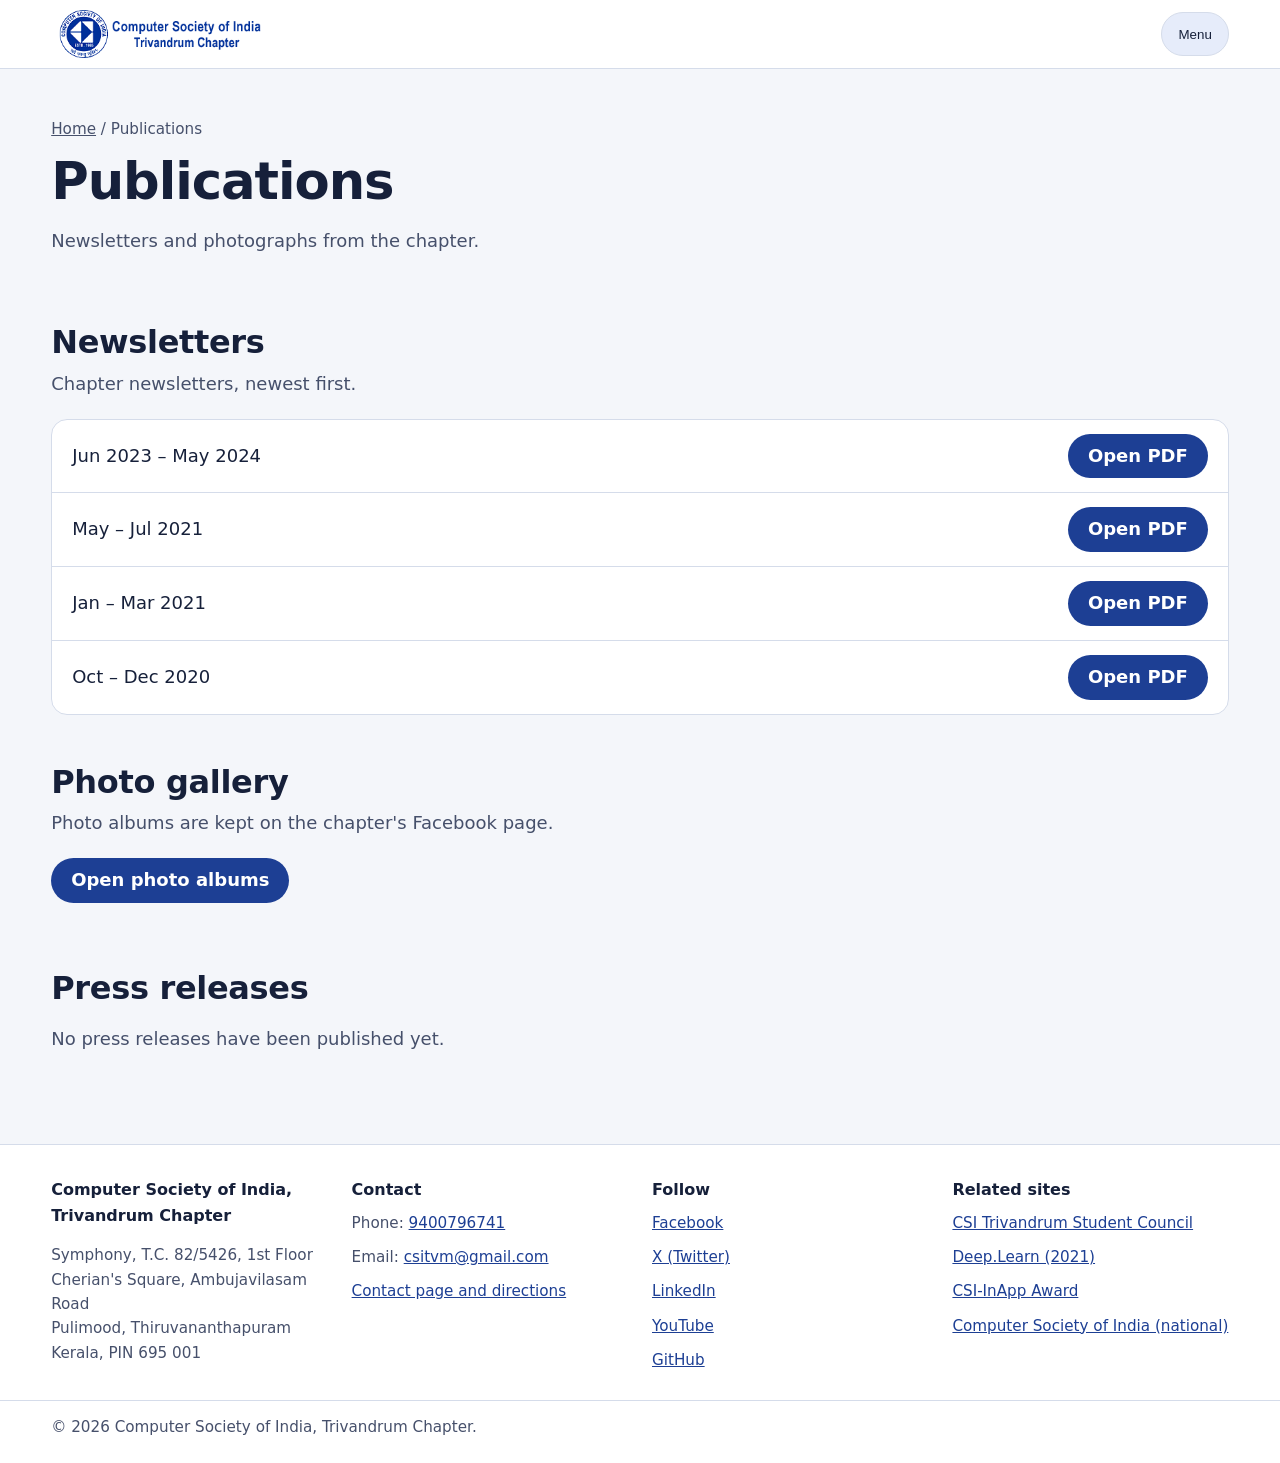
<file: publications.html>
<!DOCTYPE html>
<html lang="en" data-theme="light">
<head>
<meta charset="utf-8">
<meta name="viewport" content="width=device-width, initial-scale=1">
<meta http-equiv="Content-Security-Policy" content="default-src 'none'; script-src 'self'; style-src 'self'; img-src 'self' data:; font-src 'self'; connect-src 'none'; object-src 'none'; base-uri 'self'; form-action 'none'">
<meta name="referrer" content="strict-origin-when-cross-origin">
<title>Publications · CSI Trivandrum Chapter</title>
<meta name="description" content="Newsletters, photo gallery and press releases of the CSI Trivandrum Chapter.">
<link rel="canonical" href="https://csitvm.in/publications.html">
<meta property="og:type" content="website">
<meta property="og:site_name" content="Computer Society of India, Trivandrum Chapter">
<meta property="og:title" content="Publications · CSI Trivandrum Chapter">
<meta property="og:description" content="Newsletters, photo gallery and press releases of the CSI Trivandrum Chapter.">
<meta property="og:url" content="https://csitvm.in/publications.html">
<meta property="og:image" content="https://csitvm.in/assets/img/csi-trivandrum-logo.png">
<link rel="icon" type="image/png" href="assets/img/favicon.png">
<script src="assets/js/theme-init.js"></script>
<link rel="stylesheet" href="assets/css/site.css">
</head>
<body>
<a class="skip" href="#main">Skip to content</a>
<div id="site-header"><noscript><nav aria-label="Main"><a href="index.html">Home</a> · <a href="about.html">About</a> · <a href="membership.html">Membership</a> · <a href="office-bearers.html">Office Bearers</a> · <a href="events.html">Events</a> · <a href="student-chapters.html">Student Chapters</a> · <a href="publications.html">Publications</a> · <a href="awards.html">Awards</a></nav></noscript></div>
<main id="main">
<div class="wrap page-head"><p class="crumbs"><a href="index.html">Home</a> / Publications</p><h1>Publications</h1><p class="lead">Newsletters and photographs from the chapter.</p></div><section class="wrap" aria-labelledby="h-nl">
  <h2 id="h-nl">Newsletters</h2>
  <p class="lead">Chapter newsletters, newest first.</p>
  <div data-render="newsletters"></div>
</section>
<section class="wrap" aria-labelledby="h-ph">
  <h2 id="h-ph">Photo gallery</h2>
  <p class="lead">Photo albums are kept on the chapter's Facebook page.</p>
  <p><a class="btn" href="https://www.facebook.com/724252490963996/photos/?tab=albums" target="_blank" rel="noopener noreferrer">Open photo albums</a></p>
</section>
<section class="wrap" aria-labelledby="h-pr">
  <h2 id="h-pr">Press releases</h2>
  <p class="empty">No press releases have been published yet.</p>
</section>
</main>
<div id="site-footer"></div>
<script src="data/site.js"></script>
<script src="data/content.js"></script>
<script src="assets/js/site.js"></script>
</body>
</html>
</file>
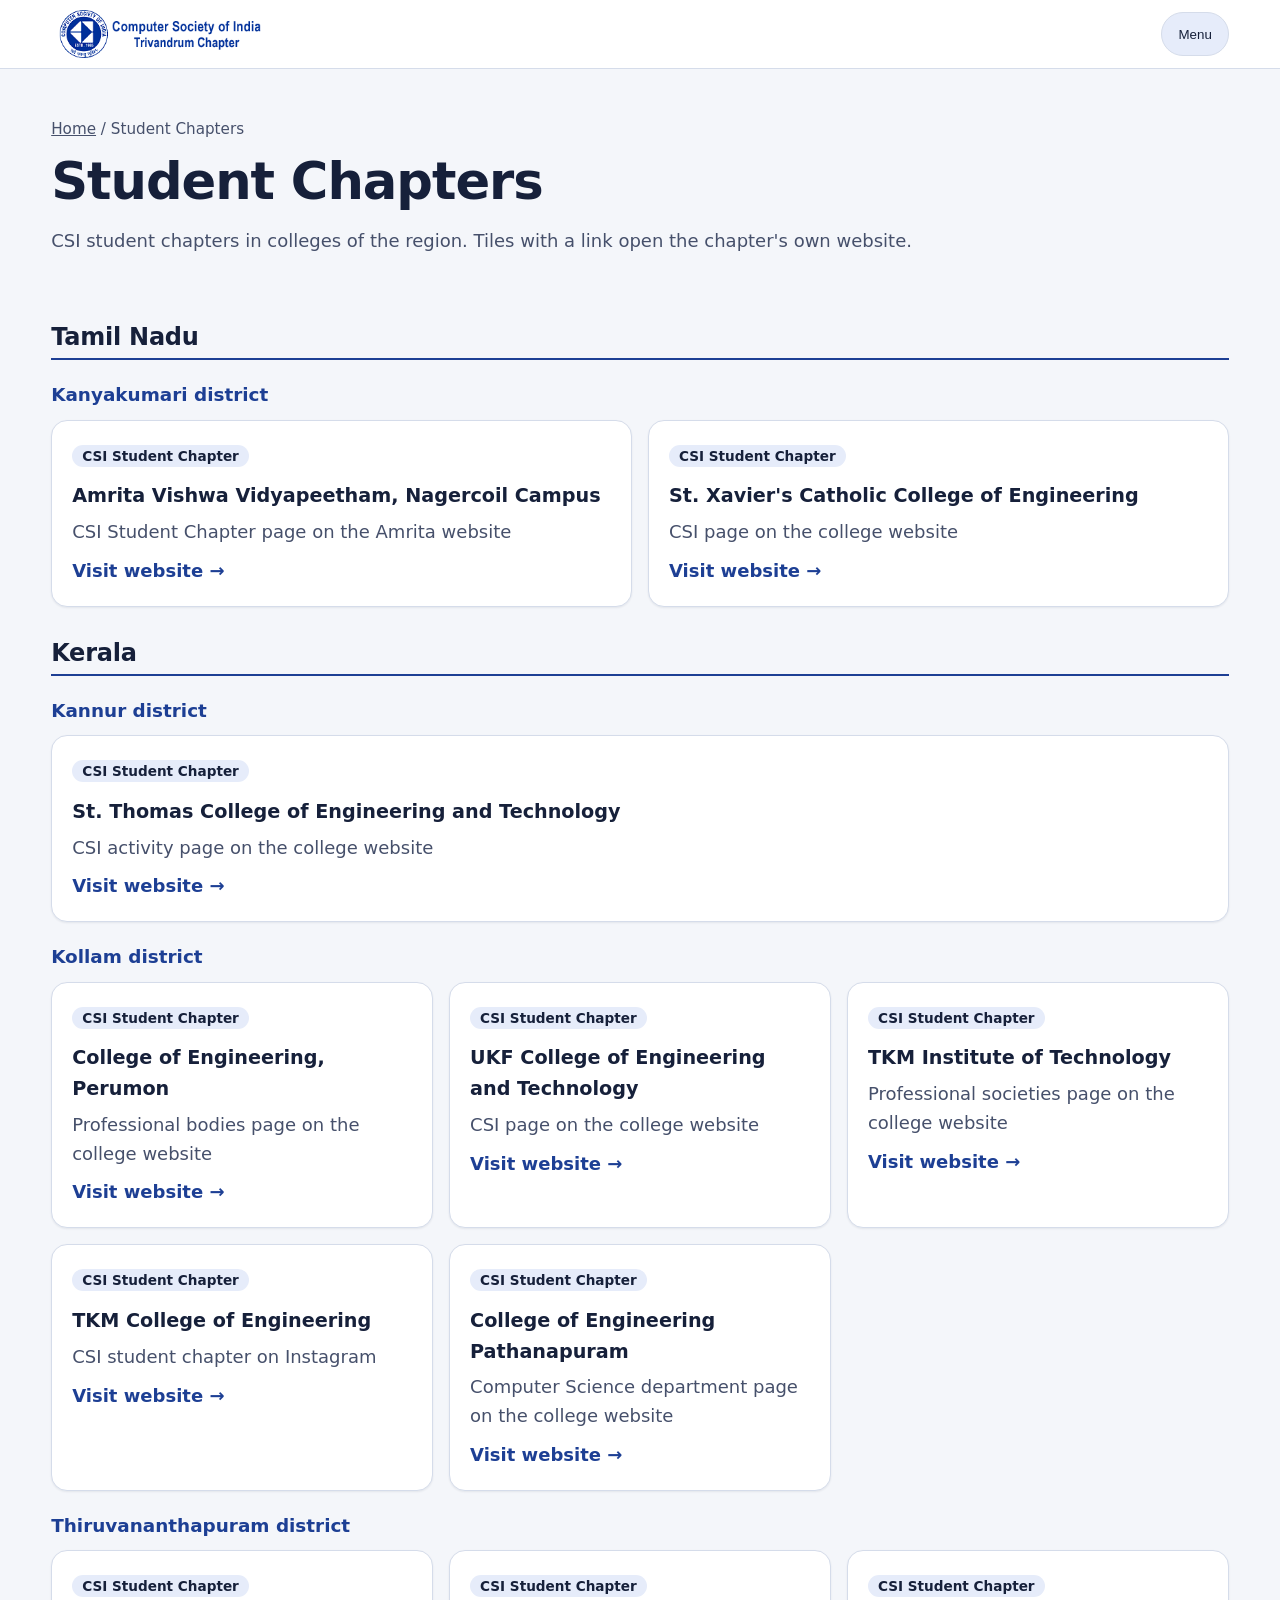
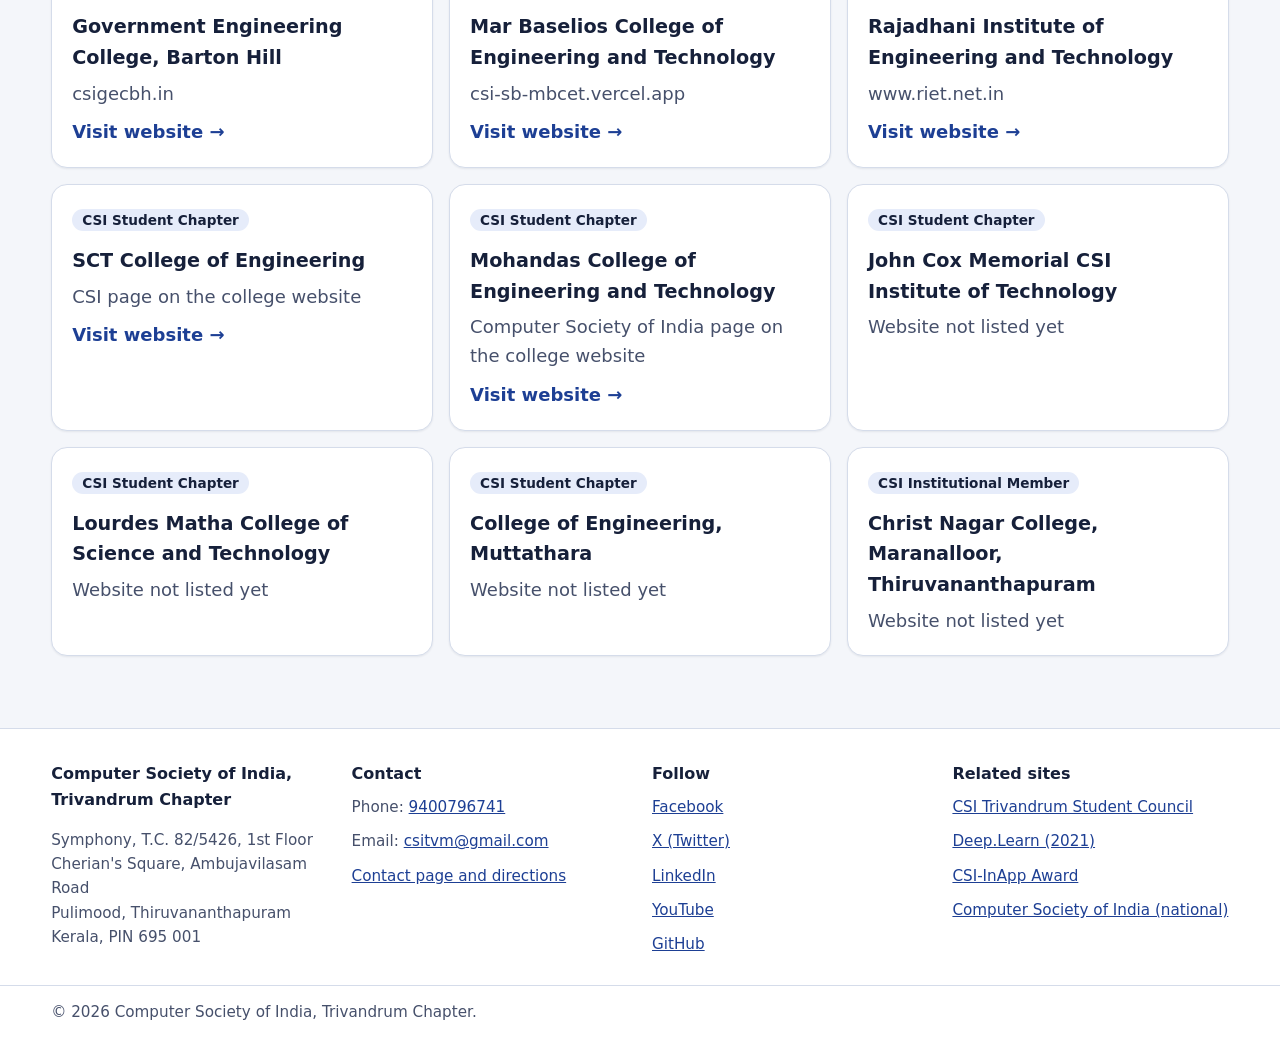
<file: student-chapters.html>
<!DOCTYPE html>
<html lang="en" data-theme="light">
<head>
<meta charset="utf-8">
<meta name="viewport" content="width=device-width, initial-scale=1">
<meta http-equiv="Content-Security-Policy" content="default-src 'none'; script-src 'self'; style-src 'self'; img-src 'self' data:; font-src 'self'; connect-src 'none'; object-src 'none'; base-uri 'self'; form-action 'none'">
<meta name="referrer" content="strict-origin-when-cross-origin">
<title>Student Chapters · CSI Trivandrum Chapter</title>
<meta name="description" content="CSI student chapters in colleges of the Trivandrum region, with links to their websites.">
<link rel="canonical" href="https://csitvm.in/student-chapters.html">
<meta property="og:type" content="website">
<meta property="og:site_name" content="Computer Society of India, Trivandrum Chapter">
<meta property="og:title" content="Student Chapters · CSI Trivandrum Chapter">
<meta property="og:description" content="CSI student chapters in colleges of the Trivandrum region, with links to their websites.">
<meta property="og:url" content="https://csitvm.in/student-chapters.html">
<meta property="og:image" content="https://csitvm.in/assets/img/csi-trivandrum-logo.png">
<link rel="icon" type="image/png" href="assets/img/favicon.png">
<script src="assets/js/theme-init.js"></script>
<link rel="stylesheet" href="assets/css/site.css">
</head>
<body>
<a class="skip" href="#main">Skip to content</a>
<div id="site-header"><noscript><nav aria-label="Main"><a href="index.html">Home</a> · <a href="about.html">About</a> · <a href="membership.html">Membership</a> · <a href="office-bearers.html">Office Bearers</a> · <a href="events.html">Events</a> · <a href="student-chapters.html">Student Chapters</a> · <a href="publications.html">Publications</a> · <a href="awards.html">Awards</a></nav></noscript></div>
<main id="main">
<div class="wrap page-head"><p class="crumbs"><a href="index.html">Home</a> / Student Chapters</p><h1>Student Chapters</h1><p class="lead wide">CSI student chapters in colleges of the region. Tiles with a link open the chapter's own website.</p></div>
<section class="wrap" aria-label="Colleges by state and district">
  <div data-render="student-chapters"></div>
</section>
</main>
<div id="site-footer"></div>
<script src="data/site.js"></script>
<script src="data/content.js"></script>
<script src="assets/js/site.js"></script>
</body>
</html>
</file>
<file: assets/css/site.css>
/* CSI Trivandrum Chapter – shared stylesheet.
   Design language adapted from the approved "Option 2" template (tokens, cards, pills, tabs, theme).
   Change colours/spacing ONLY in the token blocks below; components use the tokens. */

:root{
  /* Colour tokens – light (default) */
  --bg:#f4f6fa;--card:#ffffff;--ink:#16203a;--muted:#46506b;
  --brand:#1d3f94;--brand-soft:#e6ecfa;--on-brand:#ffffff;
  --line:#d5dcea;--gold:#8a5a00;--gold-soft:#fdf0d0;--focus:#b45f00;
  --shadow:0 1px 2px rgba(22,32,58,.08);
  /* Layout tokens */
  --gutter:clamp(16px,4vw,64px);      /* side padding; the site is full width */
  --prose:72ch;                         /* max line length for running text */
  --radius:16px;
  color-scheme:light;
}
:root[data-theme="dark"]{
  --bg:#0f131c;--card:#181e2b;--ink:#eef1f8;--muted:#b4bccf;
  --brand:#a9c0ff;--brand-soft:#222b42;--on-brand:#0f131c;
  --line:#323c56;--gold:#ffd27a;--gold-soft:#3a2f12;--focus:#ffc15a;
  --shadow:none;
  color-scheme:dark;
}

*{box-sizing:border-box}
html{scroll-behavior:smooth}
@media (prefers-reduced-motion:reduce){html{scroll-behavior:auto}*{transition:none!important;animation:none!important}}
body{margin:0;background:var(--bg);color:var(--ink);font:18px/1.6 system-ui,-apple-system,"Segoe UI",Roboto,Arial,sans-serif;min-height:100vh;display:flex;flex-direction:column}
main{flex:1}
img{max-width:100%;height:auto}
a{color:var(--brand)}
:focus-visible{outline:3px solid var(--focus);outline-offset:3px;border-radius:6px}

/* Layout */
.wrap{width:100%;padding-left:var(--gutter);padding-right:var(--gutter)}
.prose{max-width:var(--prose)}
.skip{position:absolute;left:-999px;top:8px;background:var(--brand);color:var(--on-brand);padding:10px 16px;z-index:20;border-radius:6px}
.skip:focus{left:8px}
section{padding:48px 0 0}
h1{font-size:clamp(2rem,4.5vw,3.2rem);line-height:1.12;margin:0 0 16px;letter-spacing:-.02em}
h2{font-size:clamp(1.5rem,2.6vw,2rem);line-height:1.2;margin:0 0 8px;letter-spacing:-.01em}
h3{font-size:1.2rem;margin:0 0 4px}
.lead{color:var(--muted);margin:0 0 20px;max-width:var(--prose)}
.chip{display:inline-block;background:var(--brand-soft);color:var(--brand);font-weight:700;font-size:.9rem;padding:6px 14px;border-radius:999px;margin-bottom:16px}

/* Header / navigation */
header.site{position:sticky;top:0;z-index:10;background:var(--card);border-bottom:1px solid var(--line)}
.bar{display:flex;align-items:center;gap:12px;padding-top:8px;padding-bottom:8px;flex-wrap:wrap}
.brand{display:flex;align-items:center;text-decoration:none}
.brand img{height:52px;width:auto;display:block;background:#fff;border-radius:8px;padding:2px 6px}
.menu-btn{display:none;margin-left:auto;font:600 1rem inherit;min-height:44px;padding:8px 16px;border:1px solid var(--line);background:var(--brand-soft);color:var(--ink);border-radius:999px;cursor:pointer}
nav.main{margin-left:auto;display:flex;align-items:center;gap:4px;flex-wrap:wrap}
nav.main a{text-decoration:none;color:var(--ink);font-weight:600;padding:10px 12px;min-height:44px;display:inline-flex;align-items:center;border-radius:8px}
nav.main a:hover{background:var(--brand-soft)}
nav.main a[aria-current=page]{background:var(--brand);color:var(--on-brand)}
.theme{font:600 1rem inherit;min-height:44px;padding:8px 16px;border:1px solid var(--line);background:var(--brand-soft);color:var(--ink);border-radius:999px;cursor:pointer;display:inline-flex;align-items:center;gap:8px;margin-left:6px}
.theme:hover,.menu-btn:hover{border-color:var(--brand)}
@media (max-width:1300px){
  .menu-btn{display:inline-flex;align-items:center}
  nav.main{display:none;width:100%;margin-left:0;flex-direction:column;align-items:stretch;padding-bottom:10px}
  nav.main.open{display:flex}
  .theme{margin-left:0;justify-content:center}
}

/* Hero */
.hero{padding-top:56px;padding-bottom:8px;display:grid;grid-template-columns:minmax(0,1.5fr) minmax(0,1fr);gap:clamp(24px,4vw,56px);align-items:center}
.hero p{font-size:1.15rem;color:var(--muted);margin:0 0 12px;max-width:var(--prose)}
.hero .pic{margin:0}
.hero .pic img{width:100%;border-radius:20px;border:1px solid var(--line);display:block}
.page-head{padding-top:48px}
.crumbs{font-size:.95rem;color:var(--muted);margin:0 0 12px}
.crumbs a{color:var(--muted)}

/* Cards, stats, pills */
.stats,.grid{display:grid;gap:16px;list-style:none;margin:0;padding:0}
.stats{grid-template-columns:repeat(auto-fit,minmax(220px,1fr))}
.grid{grid-template-columns:repeat(auto-fill,minmax(min(100%,300px),1fr))}
.grid.wide{grid-template-columns:repeat(auto-fill,minmax(min(100%,440px),1fr))}
.card,.stats li{background:var(--card);border:1px solid var(--line);border-radius:var(--radius);padding:20px;box-shadow:var(--shadow)}
.card p{margin:6px 0 0;color:var(--muted)}
.card.link{text-decoration:none;color:var(--ink);display:block}
.card.link:hover{border-color:var(--brand)}
.card .go{display:inline-block;margin-top:10px;font-weight:700;color:var(--brand)}
.stats b{display:block;font-size:1.8rem;line-height:1.2;color:var(--brand)}
.stats span{color:var(--muted);font-size:.95rem}
.pills{display:flex;gap:8px;flex-wrap:wrap;margin:10px 0}
.pill{font-size:.85rem;font-weight:600;background:var(--brand-soft);color:var(--ink);padding:3px 10px;border-radius:999px}
.figure{margin:0}
.figure img{width:100%;border-radius:12px;border:1px solid var(--line);display:block}
.figure figcaption{color:var(--muted);font-size:.95rem;margin-top:8px}
.note{font-size:.95rem;background:var(--gold-soft);color:var(--ink);border-radius:10px;padding:10px 14px;margin:0 0 20px;max-width:var(--prose)}
.empty{color:var(--muted)}
.btn{display:inline-flex;align-items:center;min-height:44px;padding:8px 20px;border-radius:999px;background:var(--brand);color:var(--on-brand);font-weight:700;text-decoration:none}
.btn:hover{opacity:.9}
.list{list-style:none;margin:0;padding:0;background:var(--card);border:1px solid var(--line);border-radius:var(--radius);overflow:hidden}
.list li{padding:14px 20px;border-bottom:1px solid var(--line);display:flex;gap:12px;justify-content:space-between;flex-wrap:wrap;align-items:center}
.list li:last-child{border-bottom:0}
.list small{color:var(--muted)}

/* Tabs / filter */
[role=tablist]{display:inline-flex;gap:4px;background:var(--brand-soft);padding:4px;border-radius:999px;margin-bottom:20px;flex-wrap:wrap}
[role=tab]{font:600 1rem inherit;border:0;background:none;color:var(--muted);padding:8px 22px;min-height:44px;border-radius:999px;cursor:pointer}
[role=tab]:hover{color:var(--ink)}
[role=tab][aria-selected=true]{background:var(--brand);color:var(--on-brand)}
.find{display:block;width:100%;max-width:420px;min-height:48px;font:inherit;color:var(--ink);background:var(--card);border:1px solid var(--muted);border-radius:10px;padding:10px 14px;margin-bottom:16px}
label.lbl{display:block;color:var(--muted);margin-bottom:6px}

/* Tables */
.tbl{overflow-x:auto;border:1px solid var(--line);border-radius:var(--radius);background:var(--card)}
table{border-collapse:collapse;width:100%;min-width:760px;font-size:1rem}
th,td{text-align:left;padding:12px 16px;border-bottom:1px solid var(--line);vertical-align:top}
th{background:var(--brand-soft);font-size:.9rem;position:sticky;top:0}
tr:last-child td{border-bottom:0}
td.yr{font-weight:700;color:var(--brand);white-space:nowrap}

/* Footer */
footer.site{margin-top:72px;background:var(--card);border-top:1px solid var(--line);color:var(--muted);font-size:.95rem}
.foot{display:grid;grid-template-columns:repeat(auto-fit,minmax(220px,1fr));gap:24px;padding-top:32px;padding-bottom:20px}
.foot h3{font-size:1rem;color:var(--ink)}
.foot ul{list-style:none;margin:0;padding:0}
.foot li{margin:2px 0}
.foot a{display:inline-block;padding:4px 0}
.legal{border-top:1px solid var(--line);padding-top:14px;padding-bottom:24px}

@media (max-width:860px){
  .hero{grid-template-columns:1fr;padding-top:32px}
}
@media print{header.site,footer.site,.skip{display:none}body{background:#fff;color:#000}}

/* Full-width text layouts (used by about.html) */
.lead.wide{max-width:none}
.split{display:grid;grid-template-columns:minmax(0,1fr) minmax(0,1.6fr);gap:20px;align-items:start}
.split .card{padding:clamp(20px,2.5vw,36px)}
.split .card p{color:var(--ink);margin:0 0 12px}
.flow{column-count:2;column-gap:clamp(24px,3vw,48px)}
@media (max-width:1000px){.split{grid-template-columns:1fr}}
@media (max-width:700px){.flow{column-count:1}}
.note.wide{max-width:none}
.stack{display:grid;gap:20px}

/* Utility classes (replace inline styles so the Content-Security-Policy can forbid them) */
.mt-12{margin-top:12px}.mt-16{margin-top:16px}.mt-24{margin-top:24px}.mb-12{margin-bottom:12px}
.tbl-cap{text-align:left;padding:12px 16px 0;caption-side:top;color:var(--muted);margin:0}

/* Search row above the roll of honour: search box on the left, result count on the right, full width */
.toolbar{display:flex;justify-content:space-between;align-items:flex-end;gap:12px 24px;flex-wrap:wrap;margin-bottom:16px}
.toolbar .find{margin-bottom:0}
.toolbar .count{margin:0;color:var(--muted)}
.toolbar .search{flex:1 1 320px;max-width:420px}

/* Full-width call-to-action card: text fills the width, button sits at the right (stacks on small screens) */
.banner{display:flex;align-items:center;justify-content:space-between;gap:20px 40px;flex-wrap:wrap;padding:clamp(20px,2.5vw,36px)}
.banner > div{flex:1 1 480px}
.banner p{color:var(--ink);margin:8px 0 0}
.banner .btn{flex:0 0 auto}

/* Portrait flyers in the home hero: keep them from becoming taller than the screen */
.hero .pic img{max-height:min(78vh,720px);width:auto;max-width:100%;margin-left:auto;margin-right:auto}

/* Tiles stretch to fill the row, so a few tiles still span the full width */
.grid.fit{grid-template-columns:repeat(auto-fit,minmax(min(100%,300px),1fr))}

/* ===================================================================
   Modern CSS features. Each block degrades gracefully: browsers that do
   not support a feature simply skip it and the page looks the same, minus the effect.
   =================================================================== */

/* 1. View Transitions: smooth cross-fade between pages (Chrome, Edge, Safari 18.2+). The header stays put. */
@media (prefers-reduced-motion:no-preference){
  @view-transition{navigation:auto}
  header.site{view-transition-name:site-header}
  ::view-transition-old(root),::view-transition-new(root){animation-duration:.2s}
}

/* 2. Scroll-driven animation: cards, tiles and rows fade and rise as they scroll into view */
@media (prefers-reduced-motion:no-preference){
  @supports (animation-timeline:view()){
    @keyframes reveal{from{opacity:0;transform:translateY(28px)}to{opacity:1;transform:none}}
    .grid > *,.stats li,.list li,.banner,.split > *{animation:reveal linear both;animation-timeline:view();animation-range:entry 0% entry 35%}
  }
}

/* 3. Click-to-enlarge flyers: the thumbnail is a button, the enlarged view is a native <dialog> (built in site.js) */
.zoom{display:block;width:100%;padding:0;margin:0;border:0;background:none;color:inherit;cursor:zoom-in;border-radius:12px}
.zoom picture{display:block}
.zoom img{width:100%;height:auto;display:block;border-radius:12px;border:1px solid var(--line)}
dialog.lightbox{padding:0;border:0;border-radius:16px;background:var(--card);color:var(--ink);max-width:min(96vw,1000px);max-height:96vh;overflow:auto;box-shadow:0 20px 60px rgba(0,0,0,.5)}
dialog.lightbox::backdrop{background:rgba(8,12,24,.78)}
dialog.lightbox[open]{animation:lb-in .18s ease-out}
@keyframes lb-in{from{opacity:0;transform:scale(.97)}to{opacity:1;transform:none}}
.lb-img{display:block;max-width:100%;max-height:78vh;width:auto;height:auto;margin:0 auto}
.lb-cap{margin:0;padding:12px 64px 16px 18px;font-size:.95rem;color:var(--muted)}
.lb-close{position:absolute;top:8px;right:8px;width:44px;height:44px;border-radius:50%;border:0;background:var(--brand);color:var(--on-brand);font-size:1.7rem;line-height:1;cursor:pointer}
body:has(dialog[open]){overflow:hidden}

/* 4. Container queries: an event card lays itself out by its own width, not the screen width.
      Narrow card: flyer above the text. Wide card: flyer on the left, text on the right. */
.card.event{container-type:inline-size}
.ev-layout{display:grid;gap:12px}
.ev-body h3{margin-top:4px}
@container (min-width:640px){
  .ev-layout{grid-template-columns:minmax(0,280px) minmax(0,1fr);gap:24px;align-items:start}
  .ev-body h3{margin-top:0}
}

/* ===================================================================
   Menu and page motion (added after review: the first version had only a 0.2s page fade and no menu motion).
   Everything below is switched off for visitors who prefer reduced motion.
   =================================================================== */
@media (prefers-reduced-motion:no-preference){
  /* 1. Page-to-page: a clearly visible cross-fade with a slight rise; the header stays in place (cross-document View Transitions) */
  @view-transition{navigation:auto}
  header.site{view-transition-name:site-header}
  main{view-transition-name:page-main}
  ::view-transition-group(root){animation-duration:.4s}
  ::view-transition-old(page-main){animation:vt-out .22s ease-in both}
  ::view-transition-new(page-main){animation:vt-in .38s cubic-bezier(.2,.7,.2,1) .06s both}
  @keyframes vt-out{to{opacity:0;transform:translateY(-8px)}}
  @keyframes vt-in{from{opacity:0;transform:translateY(14px)}}

  /* 2. Desktop menu: smooth hover, focus and current-page changes */
  nav.main a{transition:background-color .22s ease,color .22s ease,box-shadow .22s ease,transform .22s ease}
  nav.main a:hover{transform:translateY(-1px)}
  nav.main a[aria-current=page]{box-shadow:0 2px 8px rgba(0,0,0,.18)}
  .theme,.menu-btn,.btn{transition:background-color .22s ease,border-color .22s ease,transform .15s ease,opacity .2s ease}
  .btn:active,.theme:active,.menu-btn:active{transform:scale(.97)}
  .card.link{transition:transform .2s ease,border-color .2s ease,box-shadow .2s ease}
  .card.link:hover{transform:translateY(-3px);box-shadow:0 8px 20px rgba(0,0,0,.12)}

  /* 3. Mobile menu: slides open instead of popping */
  @media (max-width:1300px){
    nav.main.open{animation:menu-open .28s cubic-bezier(.2,.7,.2,1) both;transform-origin:top}
    nav.main.open a{animation:menu-item .3s ease both}
    nav.main.open a:nth-child(2){animation-delay:.03s}
    nav.main.open a:nth-child(3){animation-delay:.06s}
    nav.main.open a:nth-child(4){animation-delay:.09s}
    nav.main.open a:nth-child(5){animation-delay:.12s}
    nav.main.open a:nth-child(6){animation-delay:.15s}
    nav.main.open a:nth-child(7){animation-delay:.18s}
    nav.main.open a:nth-child(8){animation-delay:.21s}
  }
  @keyframes menu-open{from{opacity:0;transform:translateY(-10px) scaleY(.96)}}
  @keyframes menu-item{from{opacity:0;transform:translateX(-10px)}}
}

/* Student chapters grouped by state and district */
h5{font-size:1.2rem;margin:0 0 4px}
h2.state{font-size:1.5rem;border-bottom:2px solid var(--brand);padding-bottom:6px;margin:32px 0 12px}h2.state:first-child{margin-top:0}
h4.district{font-size:1.15rem;color:var(--brand);margin:20px 0 10px}
.card .loc{font-size:.92rem;font-weight:600;margin:2px 0 8px}
</file>
